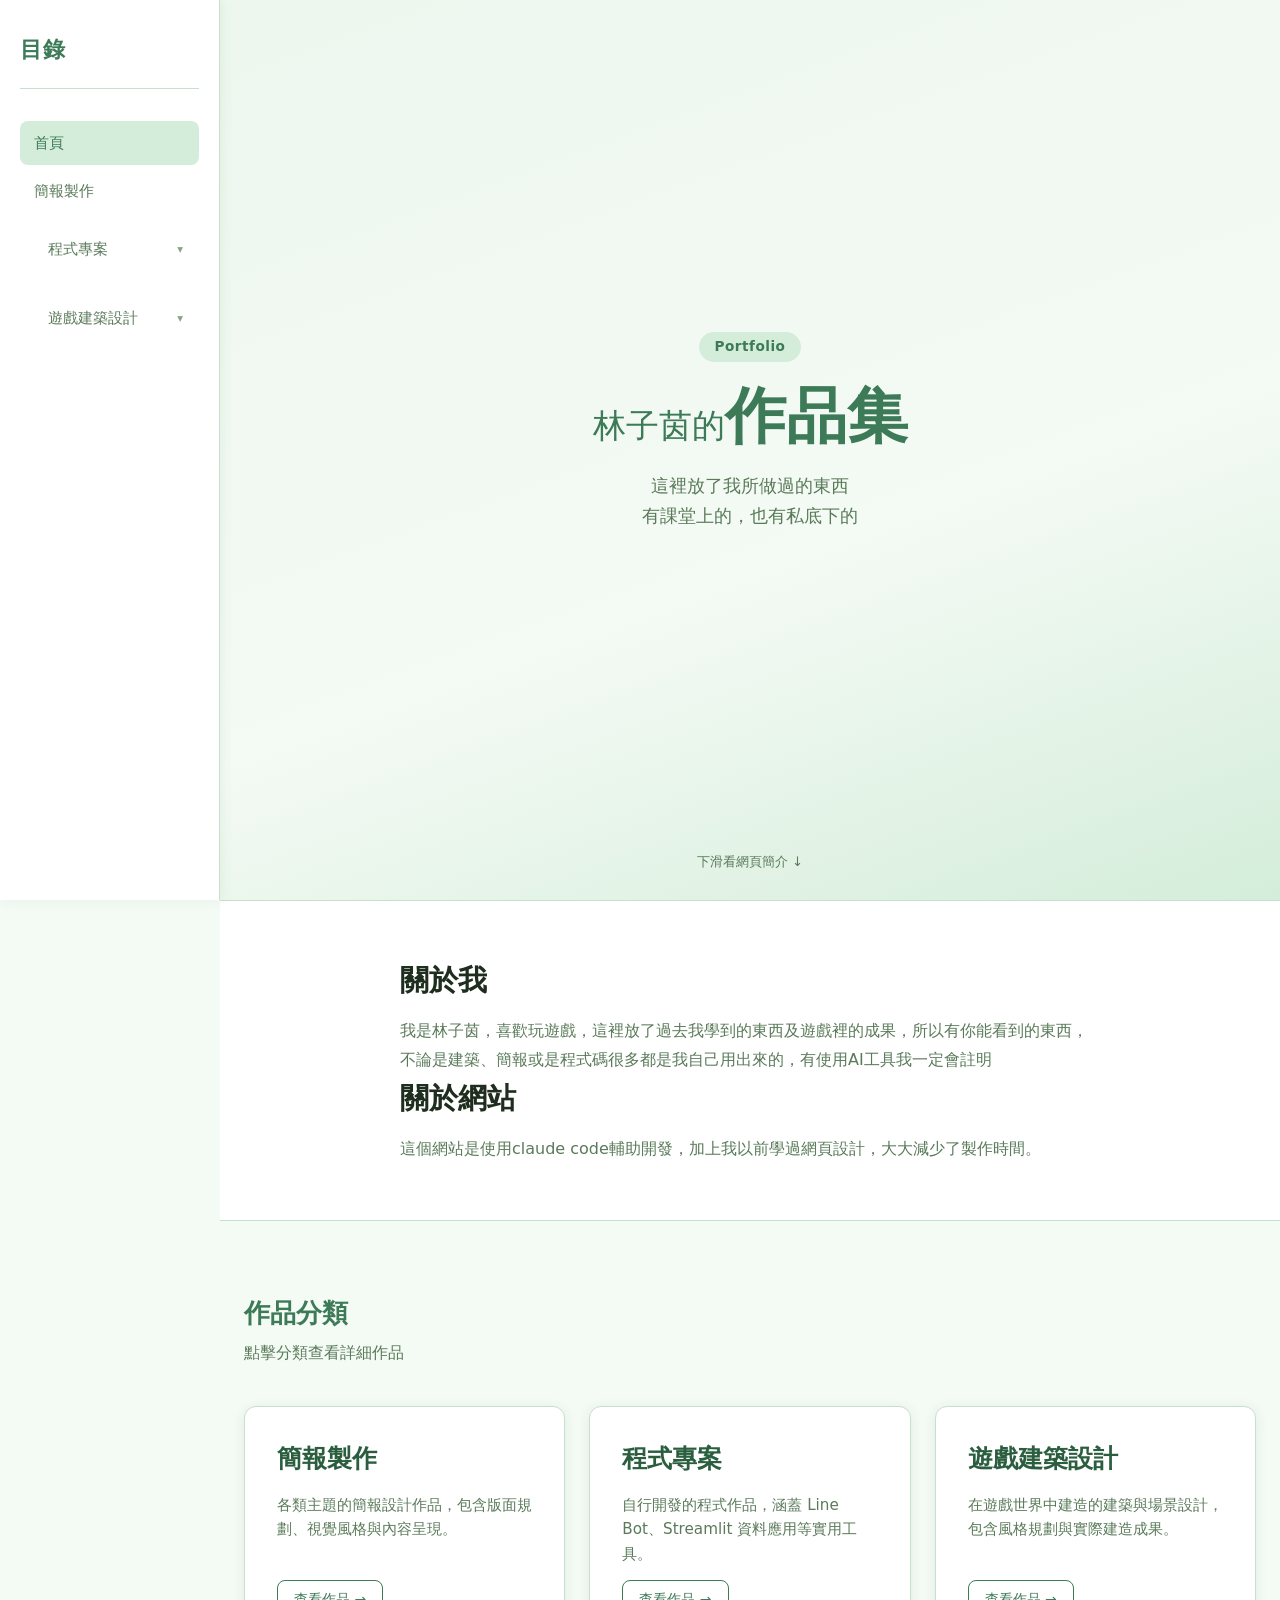
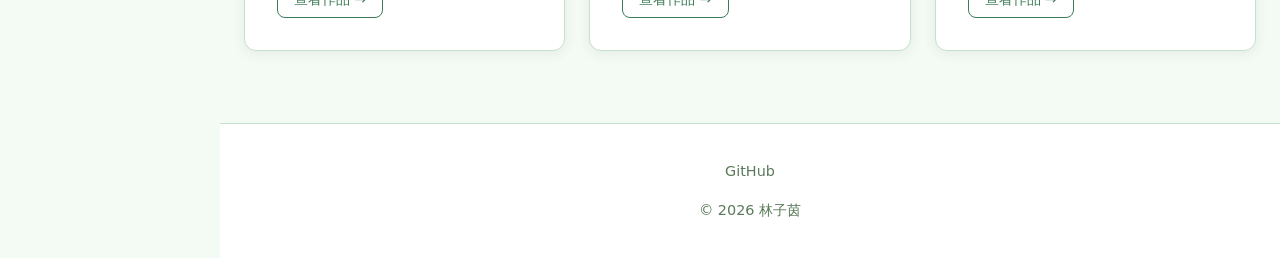
<file: index.html>
<!DOCTYPE html>
<html lang="zh-TW">

<head>
  <meta charset="UTF-8" />
  <meta name="viewport" content="width=device-width, initial-scale=1.0" />
  <title>林子茵 — Portfolio</title>
  <link rel="stylesheet" href="css/style.css" />
</head>

<body>

  <!-- Nav -->
  <nav>
    <div class="nav-inner">
      <a href="index.html" class="nav-logo">目錄</a>
      <ul class="nav-links">
        <li><a href="index.html">首頁</a></li>
        <li><a href="presentation.html">簡報製作</a></li>
        <li class="nav-dropdown">
          <div class="nav-dropdown-toggle">
            <a href="bots.html">程式專案</a>
            <span class="dropdown-arrow">▾</span>
          </div>
          <ul class="nav-sub">
            <li><a href="linebot.html">linebot</a></li>
            <li><a href="streamlit-pandas.html">streamlit-pandas</a></li>
            <li><a href="streamlit-sql.html">MySQL資料分析</a></li>
          </ul>
        </li>
        <li class="nav-dropdown">
          <div class="nav-dropdown-toggle">
            <a href="design.html">遊戲建築設計</a>
            <span class="dropdown-arrow">▾</span>
          </div>
          <ul class="nav-sub">
            <li><a href="design-early.html">早期作品</a></li>
            <li><a href="design-maple.html">楓葉主題</a></li>
            <li><a href="design-large.html">大型建築</a></li>
          </ul>
        </li>
      </ul>
      <div class="nav-toggle" aria-label="選單">
        <span></span><span></span><span></span>
      </div>
    </div>
  </nav>

  <!-- Hero -->
  <section class="hero">
    <div class="hero-inner">
      <span class="hero-badge">Portfolio</span>
      <h1><span style="font-size:0.55em;font-weight:500;color:#3d7a57;">林子茵的</span><strong
          style="color:#3d7a57;">作品集</strong></h1>
      <p>這裡放了我所做過的東西<br>有課堂上的，也有私底下的</p>
    </div>
    <div class="hero-scroll-hint">下滑看網頁簡介 ↓</div>
  </section>

  <!-- About -->
  <section class="about-strip">
    <div class="about-grid">
      <div class="about-text">
        <h2>關於我</h2>
        <p>
          我是林子茵，喜歡玩遊戲，這裡放了過去我學到的東西及遊戲裡的成果，所以有你能看到的東西，不論是建築、簡報或是程式碼很多都是我自己用出來的，有使用AI工具我一定會註明
        </p>
        <h2>關於網站</h2>
        <p>
          這個網站是使用claude code輔助開發，加上我以前學過網頁設計，大大減少了製作時間。
        </p>
      </div>
    </div>
  </section>

  <!-- Works Preview -->
  <section class="works-preview">
    <h2 class="section-title">作品分類</h2>
    <p class="section-sub">點擊分類查看詳細作品</p>
    <div class="works-preview-grid works-preview-grid--3">
      <a href="presentation.html" class="preview-card">
        <h3>簡報製作</h3>
        <p>各類主題的簡報設計作品，包含版面規劃、視覺風格與內容呈現。</p>
        <span class="btn btn-outline" style="align-self: flex-start;">查看作品 →</span>
      </a>
      <a href="linebot.html" class="preview-card">
        <h3>程式專案</h3>
        <p>自行開發的程式作品，涵蓋 Line Bot、Streamlit 資料應用等實用工具。</p>
        <span class="btn btn-outline" style="align-self: flex-start;">查看作品 →</span>
      </a>
      <a href="design.html" class="preview-card">
        <h3>遊戲建築設計</h3>
        <p>在遊戲世界中建造的建築與場景設計，包含風格規劃與實際建造成果。</p>
        <span class="btn btn-outline" style="align-self: flex-start;">查看作品 →</span>
      </a>
    </div>
  </section>

  <!-- Footer -->
  <footer>
    <ul class="footer-links">
      <li><a href="https://github.com/OliveLin" target="_blank">GitHub</a></li>
    </ul>
    <p>© 2026 林子茵</p>
  </footer>

  <script src="js/main.js"></script>
</body>

</html>
</file>
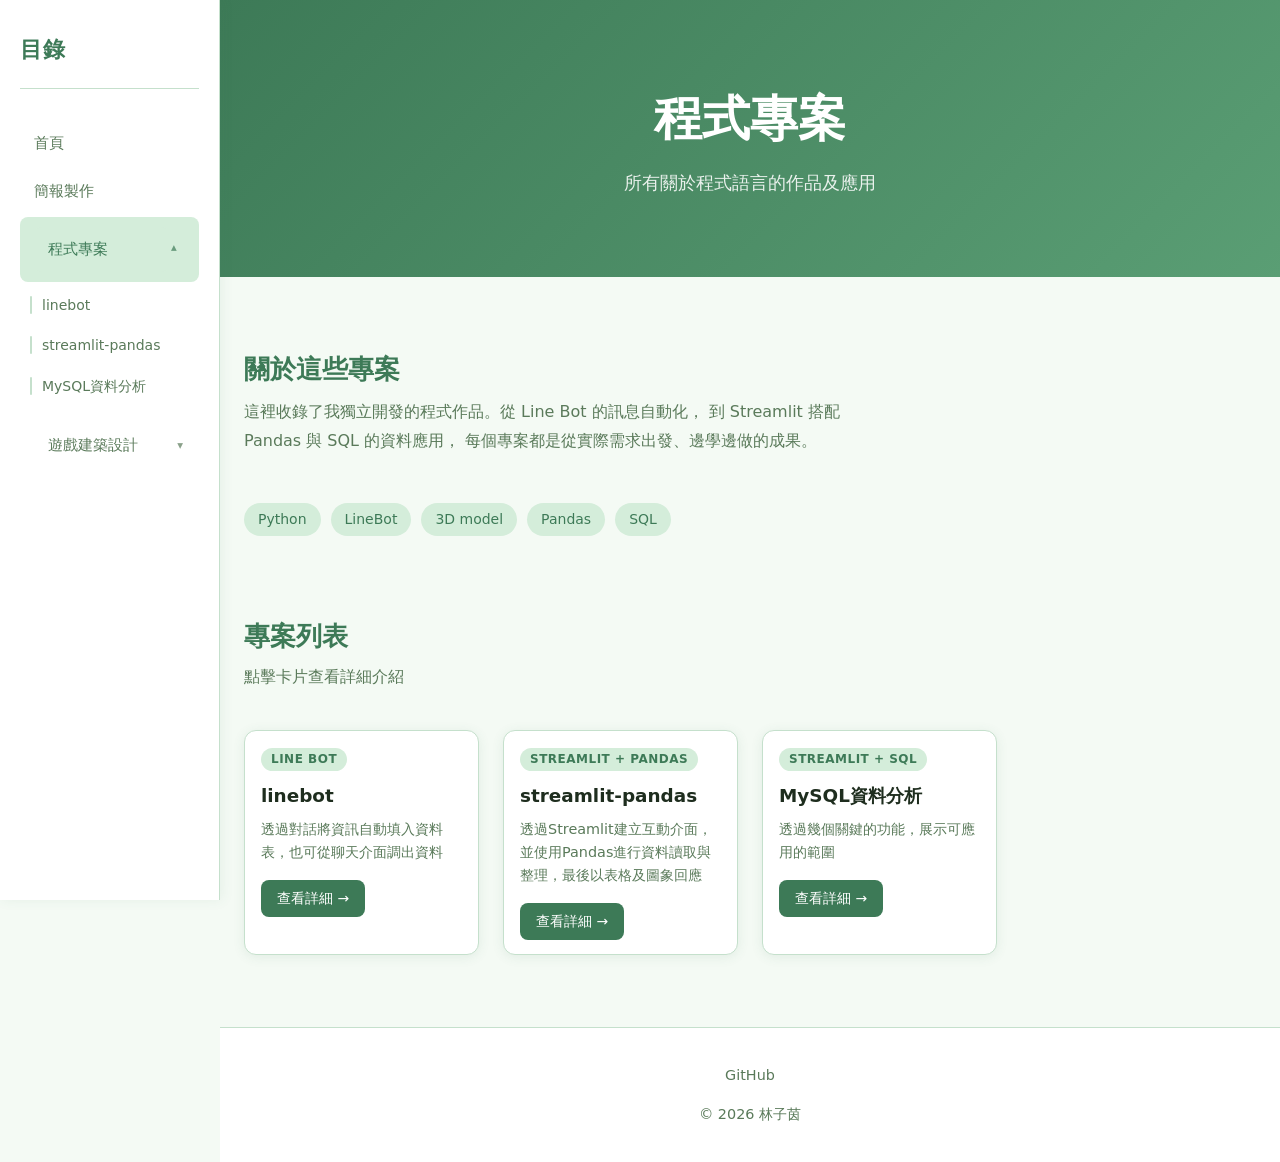
<file: bots.html>
<!DOCTYPE html>
<html lang="zh-TW">

<head>
  <meta charset="UTF-8" />
  <meta name="viewport" content="width=device-width, initial-scale=1.0" />
  <title>程式專案 — 林子茵 Portfolio</title>
  <link rel="stylesheet" href="css/style.css" />
</head>

<body>

  <!-- Nav -->
  <nav>
    <div class="nav-inner">
      <a href="index.html" class="nav-logo">目錄</a>
      <ul class="nav-links">
        <li><a href="index.html">首頁</a></li>
        <li><a href="presentation.html">簡報製作</a></li>
        <li class="nav-dropdown">
          <div class="nav-dropdown-toggle">
            <a href="bots.html">程式專案</a>
            <span class="dropdown-arrow">▾</span>
          </div>
          <ul class="nav-sub">
            <li><a href="linebot.html">linebot</a></li>
            <li><a href="streamlit-pandas.html">streamlit-pandas</a></li>
            <li><a href="streamlit-sql.html">MySQL資料分析</a></li>
          </ul>
        </li>
        <li class="nav-dropdown">
          <div class="nav-dropdown-toggle">
            <a href="design.html">遊戲建築設計</a>
            <span class="dropdown-arrow">▾</span>
          </div>
          <ul class="nav-sub">
            <li><a href="design-early.html">早期作品</a></li>
            <li><a href="design-maple.html">楓葉主題</a></li>
            <li><a href="design-large.html">大型建築</a></li>
          </ul>
        </li>
      </ul>
      <div class="nav-toggle" aria-label="選單">
        <span></span><span></span><span></span>
      </div>
    </div>
  </nav>

  <!-- Page Hero -->
  <div class="page-hero">
    <h1>程式專案</h1>
    <p>所有關於程式語言的作品及應用</p>
  </div>

  <!-- Intro -->
  <section class="section" style="padding-bottom: 0;">
    <div class="container">
      <h2 class="section-title">關於這些專案</h2>
      <p style="color: var(--text-muted); max-width: 640px; line-height: 1.8; margin-bottom: 48px;">
        這裡收錄了我獨立開發的程式作品。從 Line Bot 的訊息自動化，
        到 Streamlit 搭配 Pandas 與 SQL 的資料應用，
        每個專案都是從實際需求出發、邊學邊做的成果。
      </p>

      <!-- Tech stack -->
      <div class="bots-tech">
        <span class="skill-chip">Python</span>
        <span class="skill-chip">LineBot</span>
        <span class="skill-chip">3D model</span>
        <span class="skill-chip">Pandas</span>
        <span class="skill-chip">SQL</span>
      </div>
    </div>
  </section>

  <!-- Projects -->
  <section class="section">
    <div class="container">
      <h2 class="section-title">專案列表</h2>
      <p class="section-sub">點擊卡片查看詳細介紹</p>
      <div class="cards-grid">

        <a href="linebot.html" class="card bots-card">

          <div class="card-body">
            <span class="card-tag">Line Bot</span>
            <h3 class="card-title">linebot</h3>
            <p class="card-desc">
              透過對話將資訊自動填入資料表，也可從聊天介面調出資料
            </p>
            <div class="card-links">
              <span class="btn btn-primary">查看詳細 →</span>
            </div>
          </div>
        </a>

        <a href="streamlit-pandas.html" class="card bots-card">

          <div class="card-body">
            <span class="card-tag">Streamlit + Pandas</span>
            <h3 class="card-title">streamlit-pandas</h3>
            <p class="card-desc">
              透過Streamlit建立互動介面，並使用Pandas進行資料讀取與整理，最後以表格及圖象回應
            </p>
            <div class="card-links">
              <span class="btn btn-primary">查看詳細 →</span>
            </div>
          </div>
        </a>

        <a href="streamlit-sql.html" class="card bots-card">

          <div class="card-body">
            <span class="card-tag">Streamlit + SQL</span>
            <h3 class="card-title">MySQL資料分析</h3>
            <p class="card-desc">
              透過幾個關鍵的功能，展示可應用的範圍
            </p>
            <div class="card-links">
              <span class="btn btn-primary">查看詳細 →</span>
            </div>
          </div>
        </a>

      </div>
    </div>
  </section>

  <!-- Footer -->
  <footer>
    <ul class="footer-links">
      <li><a href="https://github.com/OliveLin" target="_blank">GitHub</a></li>
    </ul>
    <p>© 2026 林子茵</p>
  </footer>

  <script src="js/main.js"></script>
</body>

</html>
</file>
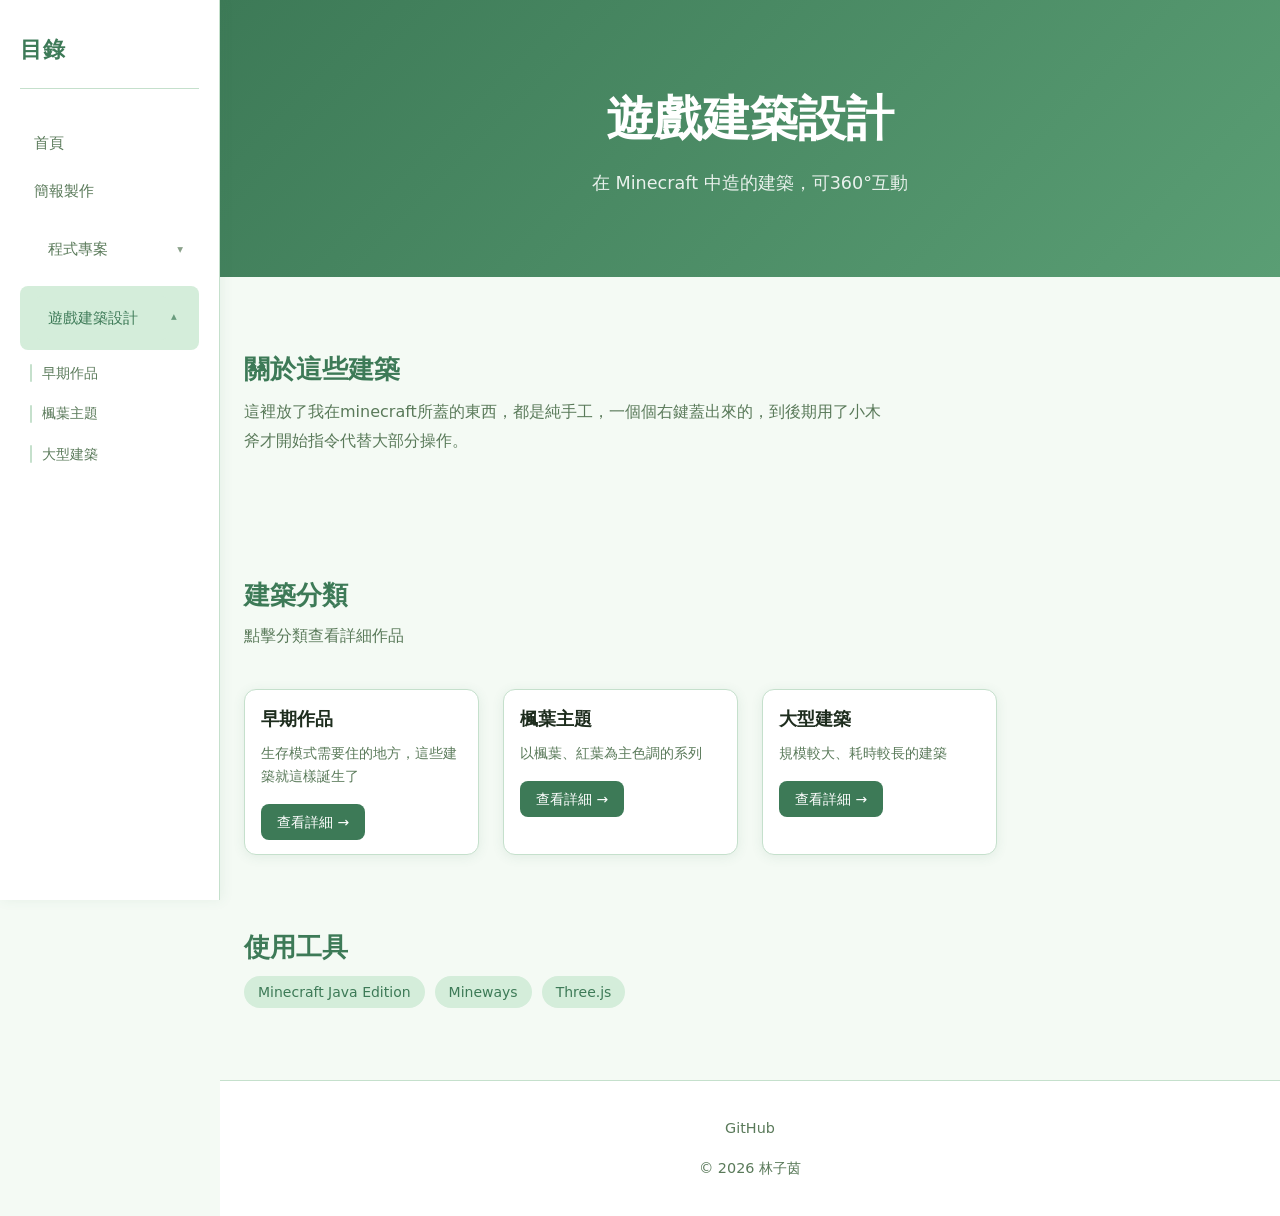
<file: design.html>
<!DOCTYPE html>
<html lang="zh-TW">

<head>
  <meta charset="UTF-8" />
  <meta name="viewport" content="width=device-width, initial-scale=1.0" />
  <title>遊戲建築設計 — 林子茵 Portfolio</title>
  <link rel="stylesheet" href="css/style.css" />
</head>

<body>

  <!-- Nav -->
  <nav>
    <div class="nav-inner">
      <a href="index.html" class="nav-logo">目錄</a>
      <ul class="nav-links">
        <li><a href="index.html">首頁</a></li>
        <li><a href="presentation.html">簡報製作</a></li>
        <li class="nav-dropdown">
          <div class="nav-dropdown-toggle">
            <a href="bots.html">程式專案</a>
            <span class="dropdown-arrow">▾</span>
          </div>
          <ul class="nav-sub">
            <li><a href="linebot.html">linebot</a></li>
            <li><a href="streamlit-pandas.html">streamlit-pandas</a></li>
            <li><a href="streamlit-sql.html">MySQL資料分析</a></li>
          </ul>
        </li>
        <li class="nav-dropdown">
          <div class="nav-dropdown-toggle">
            <a href="design.html">遊戲建築設計</a>
            <span class="dropdown-arrow">▾</span>
          </div>
          <ul class="nav-sub">
            <li><a href="design-early.html">早期作品</a></li>
            <li><a href="design-maple.html">楓葉主題</a></li>
            <li><a href="design-large.html">大型建築</a></li>
          </ul>
        </li>
      </ul>
      <div class="nav-toggle" aria-label="選單">
        <span></span><span></span><span></span>
      </div>
    </div>
  </nav>

  <!-- Page Hero -->
  <div class="page-hero">
    <h1>遊戲建築設計</h1>
    <p>在 Minecraft 中造的建築，可360°互動</p>
  </div>

  <section class="section" style="padding-bottom: 0;">
    <div class="container">
      <h2 class="section-title">關於這些建築</h2>
      <p style="color: var(--text-muted); max-width: 640px; line-height: 1.8; margin-bottom: 48px;">
        這裡放了我在minecraft所蓋的東西，都是純手工，一個個右鍵蓋出來的，到後期用了小木斧才開始指令代替大部分操作。
      </p>
    </div>
  </section>

  <section class="section">
    <div class="container">
      <h2 class="section-title">建築分類</h2>
      <p class="section-sub">點擊分類查看詳細作品</p>
      <div class="cards-grid">

        <a href="design-early.html" class="card bots-card">
          <div class="card-body">
            <h3 class="card-title">早期作品</h3>
            <p class="card-desc">
              生存模式需要住的地方，這些建築就這樣誕生了
            </p>
            <div class="card-links">
              <span class="btn btn-primary">查看詳細 →</span>
            </div>
          </div>
        </a>

        <a href="design-maple.html" class="card bots-card">
          <div class="card-body">
            <h3 class="card-title">楓葉主題</h3>
            <p class="card-desc">
              以楓葉、紅葉為主色調的系列
            </p>
            <div class="card-links">
              <span class="btn btn-primary">查看詳細 →</span>
            </div>
          </div>
        </a>

        <a href="design-large.html" class="card bots-card">
          <div class="card-body">
            <h3 class="card-title">大型建築</h3>
            <p class="card-desc">
              規模較大、耗時較長的建築
            </p>
            <div class="card-links">
              <span class="btn btn-primary">查看詳細 →</span>
            </div>
          </div>
        </a>

      </div>
    </div>
  </section>

  <!-- 使用工具 -->
  <section class="section" style="padding-top: 0;">
    <div class="container">
      <h2 class="section-title">使用工具</h2>
      <div style="display:flex; flex-wrap:wrap; gap:10px; position:relative;">
        <span class="skill-chip">Minecraft Java Edition</span>
        <span class="skill-chip" style="position:relative; cursor:default;" data-tip="將遊戲世界匯出為 OBJ 格式">Mineways</span>
        <span class="skill-chip" style="position:relative; cursor:default;" data-tip="網頁互動式 3D 渲染">Three.js</span>
      </div>
    </div>
  </section>

  <!-- Footer -->
  <footer>
    <ul class="footer-links">
      <li><a href="https://github.com/OliveLin" target="_blank">GitHub</a></li>
    </ul>
    <p>© 2026 林子茵</p>
  </footer>

  <script src="js/main.js"></script>
</body>

</html>
</file>
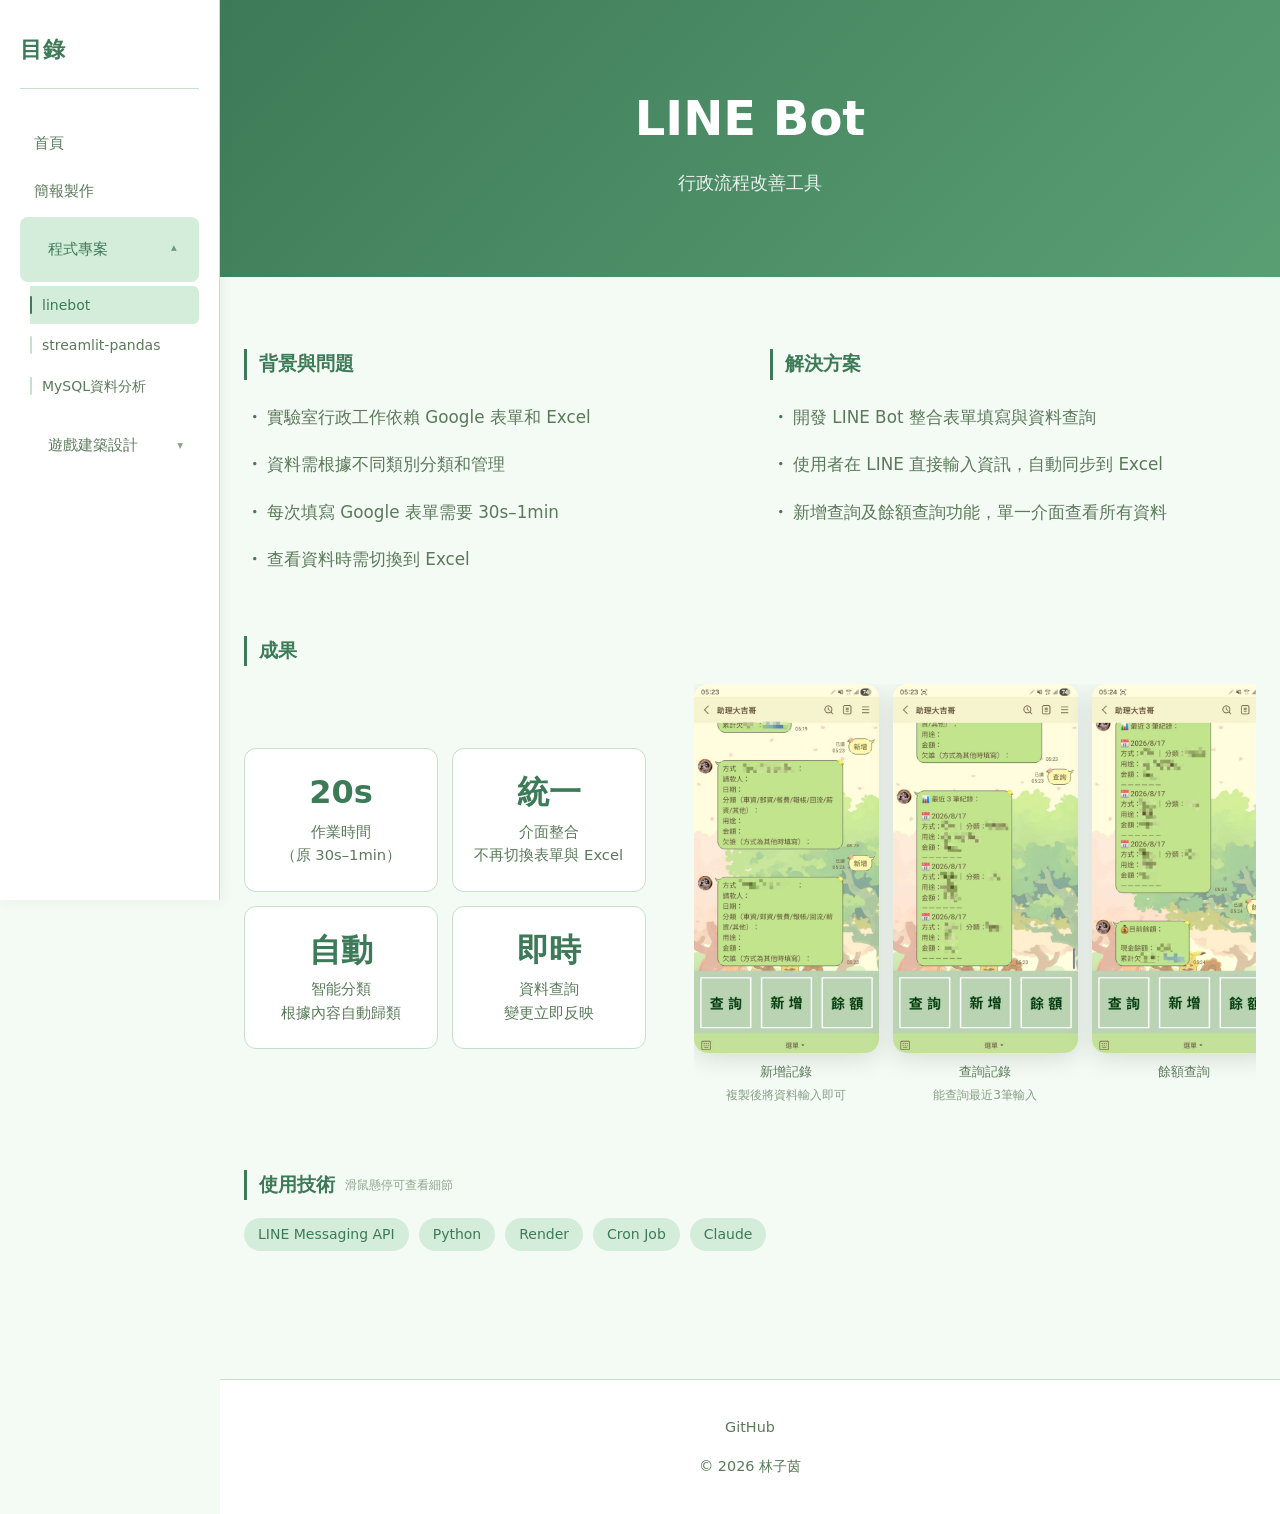
<file: linebot.html>
<!DOCTYPE html>
<html lang="zh-TW">
<head>
  <meta charset="UTF-8" />
  <meta name="viewport" content="width=device-width, initial-scale=1.0" />
  <title>LINE Bot — 林子茵 Portfolio</title>
  <link rel="stylesheet" href="css/style.css" />
  <style>
    /* ── Project layout ── */
    .project-section { margin-bottom: 56px; }
    .project-section h2 {
      font-size: 1.2rem;
      font-weight: 700;
      color: var(--primary);
      border-left: 3px solid var(--primary);
      padding-left: 12px;
      margin-bottom: 18px;
    }
    .project-section p,
    .project-section li {
      color: var(--text-muted);
      line-height: 1.9;
      font-size: 1.05rem;
    }
    .project-section ul {
      list-style: none;
      padding: 0;
      display: flex;
      flex-direction: column;
      gap: 8px;
    }
    .project-section ul li::before {
      content: '・';
      color: var(--primary);
      font-size: 1.3rem;
      vertical-align: middle;
      margin-right: 2px;
    }

    /* ── Result + Screenshot combined ── */
    .result-screenshot-wrap {
      display: grid;
      grid-template-columns: 1fr 1.4fr;
      gap: 48px;
      align-items: center;
      max-width: 100%;
    }
    .result-grid {
      display: grid;
      grid-template-columns: 1fr 1fr;
      gap: 14px;
    }
    .result-card {
      background: var(--surface);
      border: 1px solid var(--border);
      border-radius: var(--radius);
      padding: 24px 20px;
      text-align: center;
    }
    .result-card .result-num {
      font-size: 2rem;
      font-weight: 800;
      color: var(--primary);
      line-height: 1.2;
    }
    .result-card .result-label {
      font-size: 0.92rem;
      color: var(--text-muted);
      margin-top: 8px;
      line-height: 1.6;
    }

    /* ── Screenshots ── */
    .screenshots {
      display: flex;
      gap: 14px;
      align-items: flex-start;
      overflow-x: auto;
      padding-bottom: 8px;
    }
    .screenshots::-webkit-scrollbar { height: 4px; }
    .screenshots::-webkit-scrollbar-track { background: transparent; }
    .screenshots::-webkit-scrollbar-thumb { background: var(--border); border-radius: 2px; }
    .screenshot-item {
      flex: 0 0 auto;
      display: flex;
      flex-direction: column;
      align-items: center;
      gap: 8px;
    }
    .screenshot-item .img-crop {
      width: 185px;
      overflow: hidden;
      border-radius: 14px;
      box-shadow: 0 6px 24px rgba(0,0,0,0.12);
    }
    .screenshot-item img {
      width: 185px;
      display: block;
      margin-bottom: -28px;
    }
    .screenshot-item span {
      font-size: 0.82rem;
      color: var(--text-muted);
    }
    .screenshot-item .screenshot-sub {
      font-size: 0.76rem;
      color: var(--text-muted);
      opacity: 0.7;
      margin-top: -4px;
      text-align: center;
    }

    /* ── Tech chips ── */
    .tech-list {
      display: flex;
      flex-wrap: wrap;
      gap: 10px;
    }

    /* ── Tooltip chip ── */
    .tooltip-chip {
      position: relative;
      cursor: default;
    }
    .tooltip-chip::after {
      content: attr(data-tip);
      position: absolute;
      top: calc(100% + 10px);
      left: 50%;
      transform: translateX(-50%);
      background: var(--surface);
      color: var(--text-muted);
      font-size: 0.82rem;
      padding: 5px 14px;
      border-radius: 100px;
      border: 1px solid var(--border);
      box-shadow: 0 2px 8px rgba(0,0,0,0.08);
      white-space: nowrap;
      opacity: 0;
      pointer-events: none;
      transition: opacity 0.2s;
    }
    .tooltip-chip::before {
      content: '';
      position: absolute;
      top: calc(100% + 3px);
      left: 50%;
      transform: translateX(-50%);
      border: 6px solid transparent;
      border-bottom-color: var(--border);
      opacity: 0;
      pointer-events: none;
      transition: opacity 0.2s;
    }
    .tooltip-chip:hover::after,
    .tooltip-chip:hover::before { opacity: 1; }

    /* ── Two-col layout ── */
    .project-cols {
      display: grid;
      grid-template-columns: 1fr 1fr;
      gap: 40px;
    }

    /* ── Section hint ── */
    .section-hint {
      font-size: 0.78rem;
      font-weight: 400;
      color: var(--text-muted);
      opacity: 0.65;
      margin-left: 10px;
      vertical-align: middle;
    }

    @media (max-width: 900px) {
      .project-cols { grid-template-columns: 1fr; }
      .result-grid  { grid-template-columns: 1fr; }
    }
    @media (max-width: 768px) {
      .result-screenshot-wrap { grid-template-columns: 1fr; }
    }
  </style>
</head>
<body>

  <!-- Nav -->
  <nav>
    <div class="nav-inner">
      <a href="index.html" class="nav-logo">目錄</a>
      <ul class="nav-links">
        <li><a href="index.html">首頁</a></li>
        <li><a href="presentation.html">簡報製作</a></li>
        <li class="nav-dropdown">
          <div class="nav-dropdown-toggle">
            <a href="bots.html">程式專案</a>
            <span class="dropdown-arrow">▾</span>
          </div>
          <ul class="nav-sub">
            <li><a href="linebot.html">linebot</a></li>
            <li><a href="streamlit-pandas.html">streamlit-pandas</a></li>
            <li><a href="streamlit-sql.html">MySQL資料分析</a></li>
          </ul>
        </li>
        <li class="nav-dropdown">
          <div class="nav-dropdown-toggle">
            <a href="design.html">遊戲建築設計</a>
            <span class="dropdown-arrow">▾</span>
          </div>
          <ul class="nav-sub">
            <li><a href="design-early.html">早期作品</a></li>
            <li><a href="design-maple.html">楓葉主題</a></li>
            <li><a href="design-large.html">大型建築</a></li>
          </ul>
        </li>
      </ul>
      <div class="nav-toggle" aria-label="選單">
        <span></span><span></span><span></span>
      </div>
    </div>
  </nav>

  <!-- Hero -->
  <div class="page-hero">
    <h1>LINE Bot</h1>
    <p>行政流程改善工具</p>
  </div>

  <section class="section">
    <div class="container">

      <!-- 背景與問題 / 解決方案 -->
      <div class="project-cols project-section">
        <div>
          <h2>背景與問題</h2>
          <ul>
            <li>實驗室行政工作依賴 Google 表單和 Excel</li>
            <li>資料需根據不同類別分類和管理</li>
            <li>每次填寫 Google 表單需要 30s–1min</li>
            <li>查看資料時需切換到 Excel</li>
          </ul>
        </div>
        <div>
          <h2>解決方案</h2>
          <ul>
            <li>開發 LINE Bot 整合表單填寫與資料查詢</li>
            <li>使用者在 LINE 直接輸入資訊，自動同步到 Excel</li>
            <li>新增查詢及餘額查詢功能，單一介面查看所有資料</li>
          </ul>
        </div>
      </div>

      <!-- 成果 + 截圖 -->
      <div class="project-section">
        <h2>成果</h2>
        <div class="result-screenshot-wrap">
          <div class="result-grid">
            <div class="result-card">
              <div class="result-num">20s</div>
              <div class="result-label">作業時間<br>（原 30s–1min）</div>
            </div>
            <div class="result-card">
              <div class="result-num">統一</div>
              <div class="result-label">介面整合<br>不再切換表單與 Excel</div>
            </div>
            <div class="result-card">
              <div class="result-num">自動</div>
              <div class="result-label">智能分類<br>根據內容自動歸類</div>
            </div>
            <div class="result-card">
              <div class="result-num">即時</div>
              <div class="result-label">資料查詢<br>變更立即反映</div>
            </div>
          </div>
          <div class="screenshots">
            <div class="screenshot-item">
              <div class="img-crop"><img src="assets/images/linebot-ex/11.png" alt="新增記錄" /></div>
              <span>新增記錄</span>
              <span class="screenshot-sub">複製後將資料輸入即可</span>
            </div>
            <div class="screenshot-item">
              <div class="img-crop"><img src="assets/images/linebot-ex/21.png" alt="查詢記錄" /></div>
              <span>查詢記錄</span>
              <span class="screenshot-sub">能查詢最近3筆輸入</span>
            </div>
            <div class="screenshot-item">
              <div class="img-crop"><img src="assets/images/linebot-ex/31.png" alt="餘額查詢" /></div>
              <span>餘額查詢</span>
            </div>
          </div>
        </div>
      </div>

      <!-- 技術 -->
      <div class="project-section">
        <h2>使用技術<span class="section-hint">滑鼠懸停可查看細節</span></h2>
        <div class="tech-list">
          <span class="skill-chip">LINE Messaging API</span>
          <span class="skill-chip">Python</span>
          <span class="skill-chip tooltip-chip" data-tip="雲端部署">Render</span>
          <span class="skill-chip tooltip-chip" data-tip="定時自動化任務">Cron Job</span>
          <span class="skill-chip tooltip-chip" data-tip="AI 輔助開發">Claude</span>
        </div>
      </div>

    </div>
  </section>

  <!-- Footer -->
  <footer>
    <ul class="footer-links">
      <li><a href="https://github.com/OliveLin" target="_blank">GitHub</a></li>
    </ul>
    <p>© 2026 林子茵</p>
  </footer>

  <script src="js/main.js"></script>
</body>
</html>
</file>
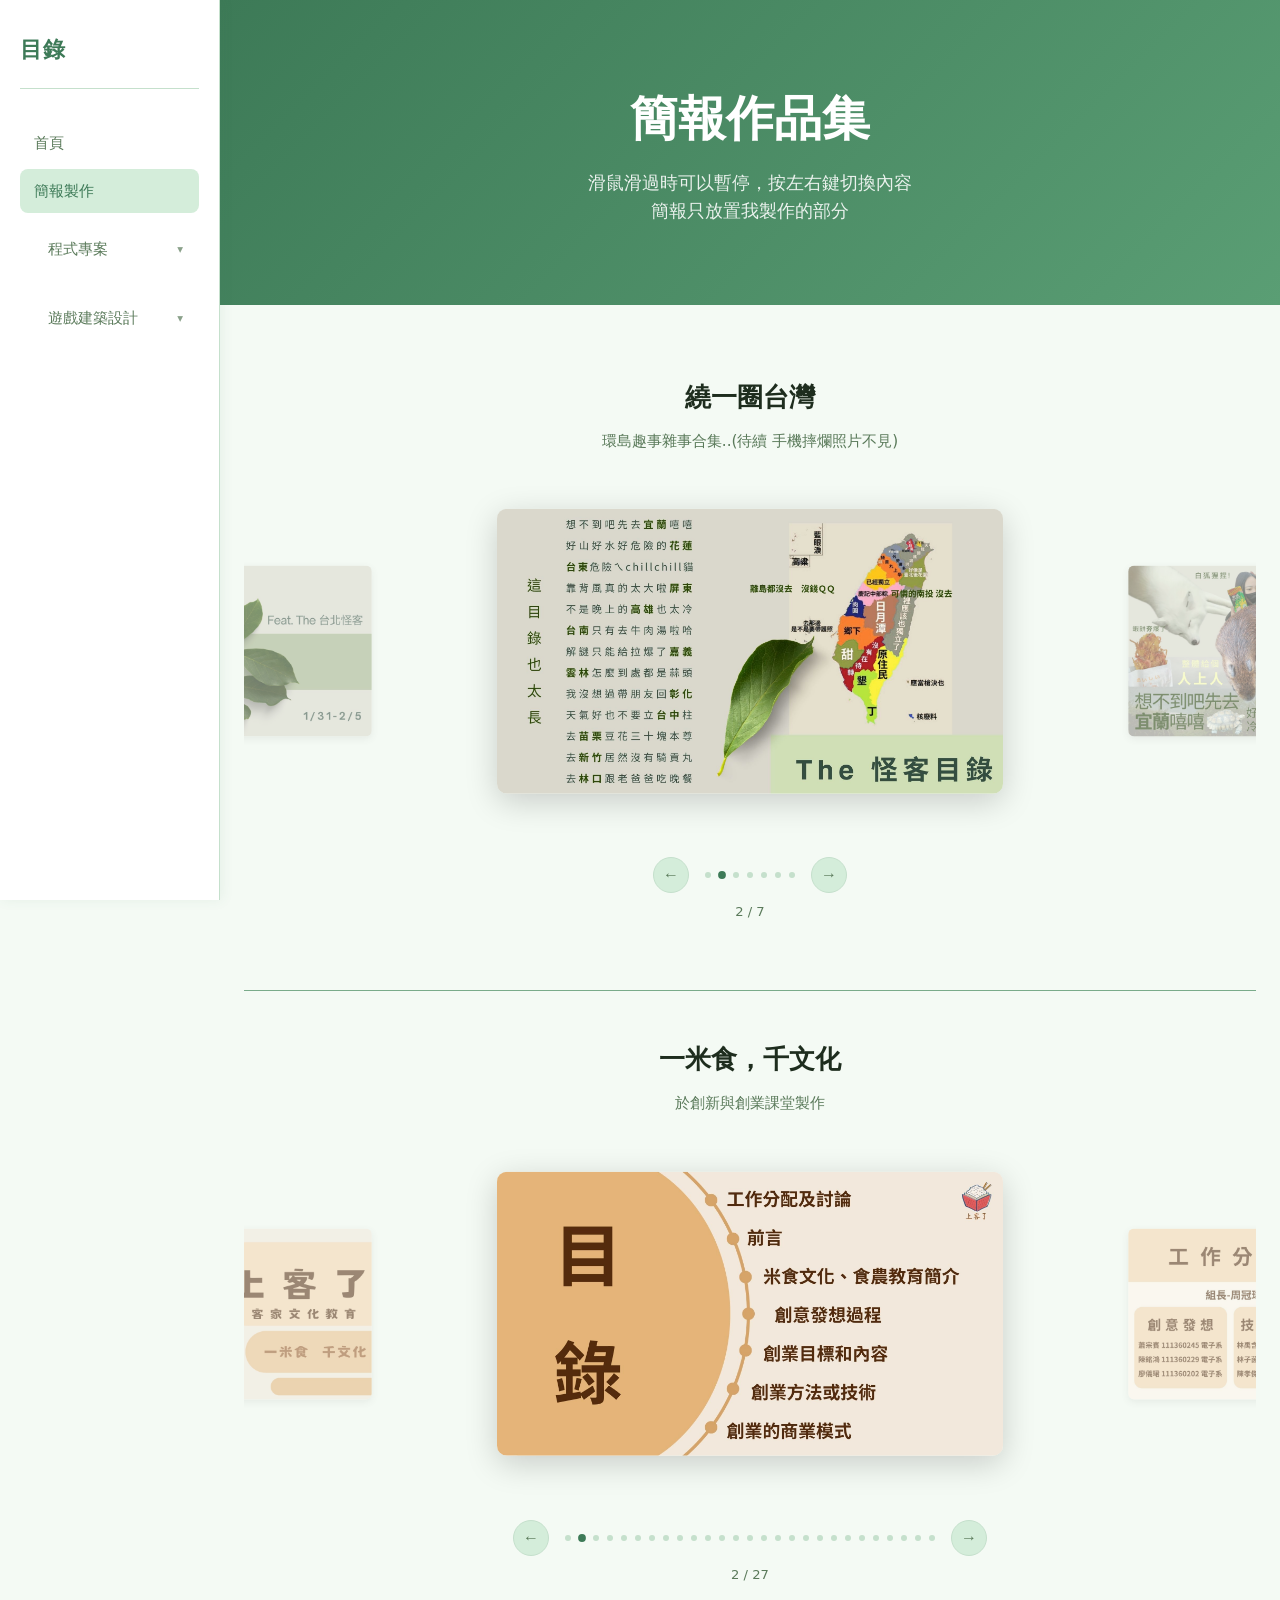
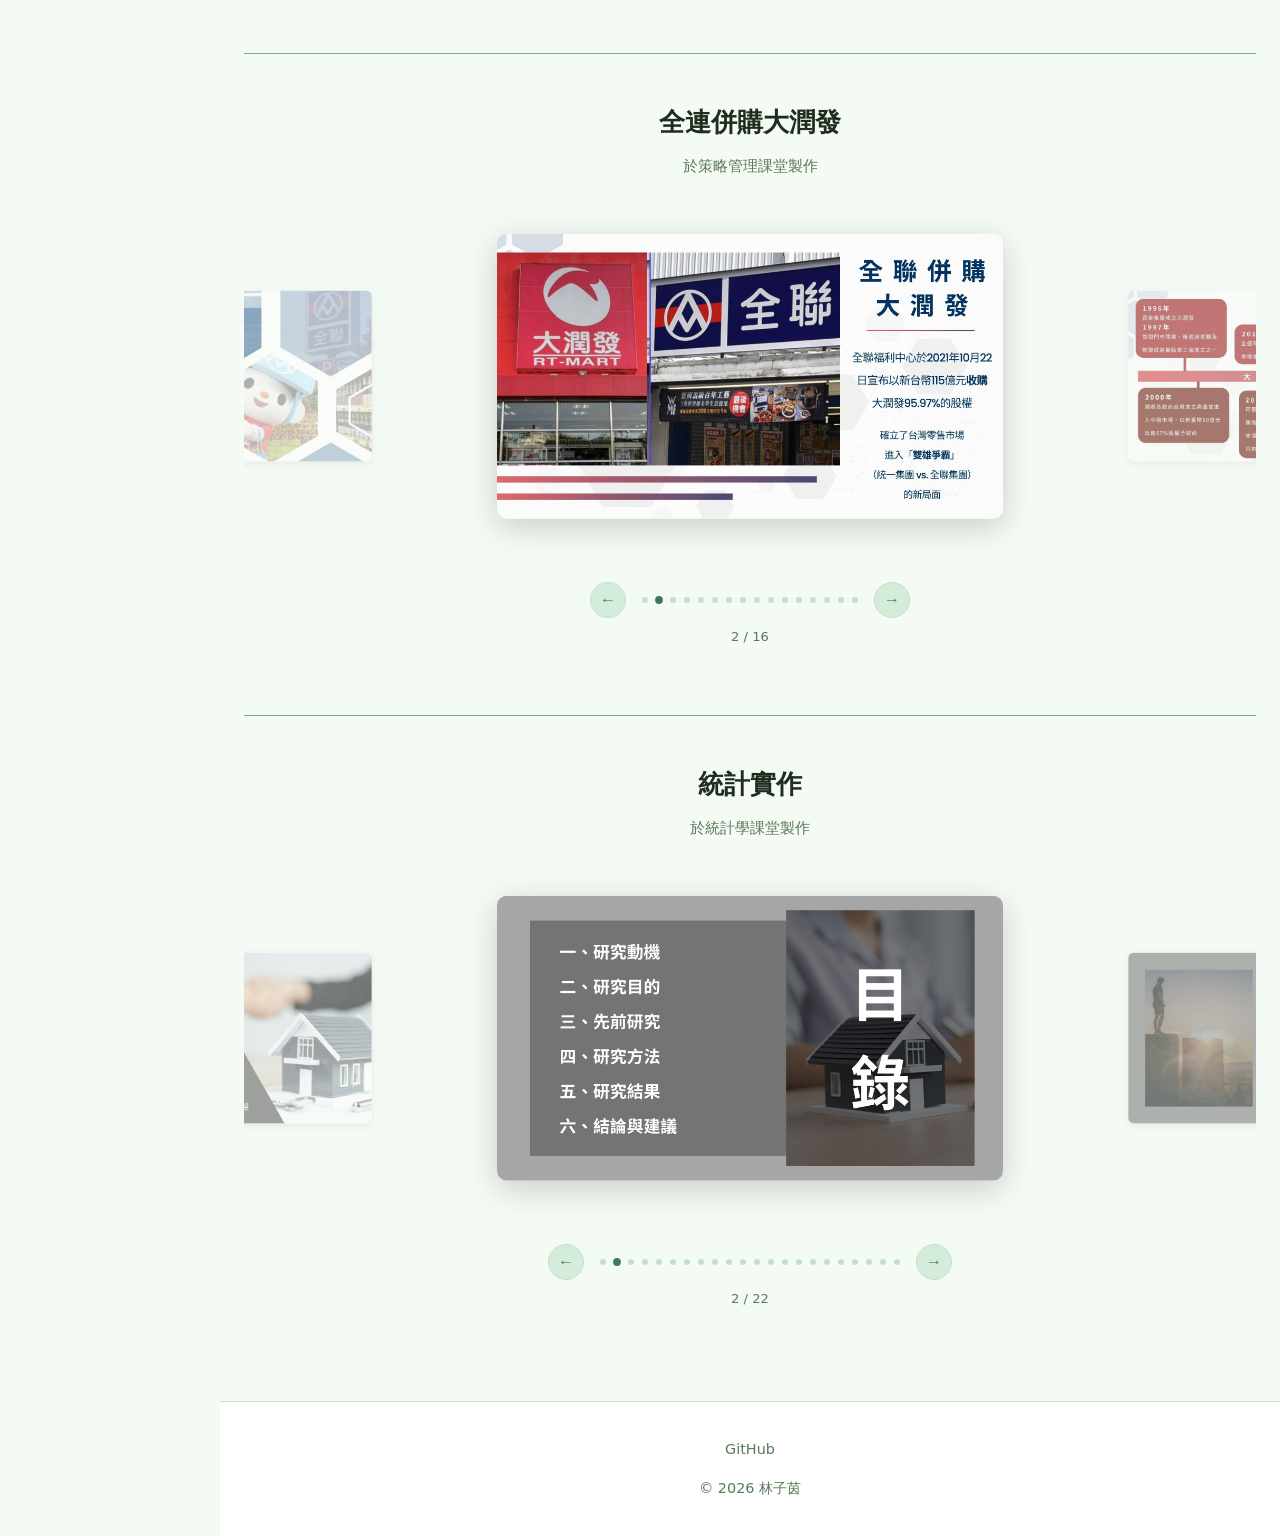
<file: presentation.html>
<!DOCTYPE html>
<html lang="zh-TW">

<head>
  <meta charset="UTF-8" />
  <meta name="viewport" content="width=device-width, initial-scale=1.0" />
  <title>簡報製作 — 林子茵 Portfolio</title>
  <link rel="stylesheet" href="css/style.css" />
</head>

<body>

  <!-- Nav -->
  <nav>
    <div class="nav-inner">
      <a href="index.html" class="nav-logo">目錄</a>
      <ul class="nav-links">
        <li><a href="index.html">首頁</a></li>
        <li><a href="presentation.html">簡報製作</a></li>
        <li class="nav-dropdown">
          <div class="nav-dropdown-toggle">
            <a href="bots.html">程式專案</a>
            <span class="dropdown-arrow">▾</span>
          </div>
          <ul class="nav-sub">
            <li><a href="linebot.html">linebot</a></li>
            <li><a href="streamlit-pandas.html">streamlit-pandas</a></li>
            <li><a href="streamlit-sql.html">MySQL資料分析</a></li>
          </ul>
        </li>
        <li class="nav-dropdown">
          <div class="nav-dropdown-toggle">
            <a href="design.html">遊戲建築設計</a>
            <span class="dropdown-arrow">▾</span>
          </div>
          <ul class="nav-sub">
            <li><a href="design-early.html">早期作品</a></li>
            <li><a href="design-maple.html">楓葉主題</a></li>
            <li><a href="design-large.html">大型建築</a></li>
          </ul>
        </li>
      </ul>
      <div class="nav-toggle" aria-label="選單">
        <span></span><span></span><span></span>
      </div>
    </div>
  </nav>

  <!-- Page Hero -->
  <div class="page-hero">
    <h1>簡報作品集</h1>
    <p>滑鼠滑過時可以暫停，按左右鍵切換內容<br>簡報只放置我製作的部分</p>
  </div>

  <!-- Slideshows -->
  <section class="section">
    <div class="container">

      <div class="slideshows-grid">

        <div class="slideshow-card"
          data-images='["assets/images/ppt1/1.jpg","assets/images/ppt1/2.jpg","assets/images/ppt1/3.jpg","assets/images/ppt1/4.jpg","assets/images/ppt1/5.jpg","assets/images/ppt1/6.jpg","assets/images/ppt1/7.jpg"]'>
          <div class="slideshow-header">
            <h3>繞一圈台灣</h3>
            <p class="slideshow-desc">環島趣事雜事合集..(待續 手機摔爛照片不見)</p>
          </div>
          <div class="slideshow-viewer">
            <div class="carousel-track"></div>
            <div class="carousel-controls">
              <button class="slide-btn prev-btn">&#8592;</button>
              <div class="carousel-dots"></div>
              <button class="slide-btn next-btn">&#8594;</button>
            </div>
            <div class="slide-page-num">1 / 1</div>
          </div>
        </div>

        <hr class="ppt-divider">

        <div class="slideshow-card"
          data-images='["assets/images/ppt2/1.jpg","assets/images/ppt2/2.jpg","assets/images/ppt2/3.jpg","assets/images/ppt2/4.jpg","assets/images/ppt2/5.jpg","assets/images/ppt2/6.jpg","assets/images/ppt2/7.jpg","assets/images/ppt2/8.jpg","assets/images/ppt2/9.jpg","assets/images/ppt2/10.jpg","assets/images/ppt2/11.jpg","assets/images/ppt2/12.jpg","assets/images/ppt2/13.jpg","assets/images/ppt2/14.jpg","assets/images/ppt2/15.jpg","assets/images/ppt2/16.jpg","assets/images/ppt2/17.jpg","assets/images/ppt2/18.jpg","assets/images/ppt2/19.jpg","assets/images/ppt2/20.jpg","assets/images/ppt2/21.jpg","assets/images/ppt2/22.jpg","assets/images/ppt2/23.jpg","assets/images/ppt2/24.jpg","assets/images/ppt2/25.jpg","assets/images/ppt2/26.jpg","assets/images/ppt2/28.jpg"]'>
          <div class="slideshow-header">
            <h3>一米食，千文化</h3>
            <p class="slideshow-desc"><span class="desc-center">於創新與創業課堂製作</span></p>
          </div>
          <div class="slideshow-viewer">
            <div class="carousel-track"></div>
            <div class="carousel-controls">
              <button class="slide-btn prev-btn">&#8592;</button>
              <div class="carousel-dots"></div>
              <button class="slide-btn next-btn">&#8594;</button>
            </div>
            <div class="slide-page-num">1 / 1</div>
          </div>
        </div>

        <hr class="ppt-divider">

        <div class="slideshow-card"
          data-images='["assets/images/ppt3/23.jpg","assets/images/ppt3/24.jpg","assets/images/ppt3/25.jpg","assets/images/ppt3/26.jpg","assets/images/ppt3/27.jpg","assets/images/ppt3/28.jpg","assets/images/ppt3/29.jpg","assets/images/ppt3/30.jpg","assets/images/ppt3/31.jpg","assets/images/ppt3/32.jpg","assets/images/ppt3/33.jpg","assets/images/ppt3/34.jpg","assets/images/ppt3/35.jpg","assets/images/ppt3/36.jpg","assets/images/ppt3/37.jpg","assets/images/ppt3/38.jpg"]'>
          <div class="slideshow-header">
            <h3>全連併購大潤發</h3>
            <p class="slideshow-desc"><span class="desc-center">於策略管理課堂製作</span></p>
          </div>
          <div class="slideshow-viewer">
            <div class="carousel-track"></div>
            <div class="carousel-controls">
              <button class="slide-btn prev-btn">&#8592;</button>
              <div class="carousel-dots"></div>
              <button class="slide-btn next-btn">&#8594;</button>
            </div>
            <div class="slide-page-num">1 / 1</div>
          </div>
        </div>

        <hr class="ppt-divider">

        <div class="slideshow-card"
          data-images='["assets/images/ppt4/1.jpg","assets/images/ppt4/2.jpg","assets/images/ppt4/3.jpg","assets/images/ppt4/4.jpg","assets/images/ppt4/5.jpg","assets/images/ppt4/6.jpg","assets/images/ppt4/7.jpg","assets/images/ppt4/8.jpg","assets/images/ppt4/9.jpg","assets/images/ppt4/10.jpg","assets/images/ppt4/11.jpg","assets/images/ppt4/12.jpg","assets/images/ppt4/13.jpg","assets/images/ppt4/14.jpg","assets/images/ppt4/15.jpg","assets/images/ppt4/16.jpg","assets/images/ppt4/17.jpg","assets/images/ppt4/18.jpg","assets/images/ppt4/19.jpg","assets/images/ppt4/20.jpg","assets/images/ppt4/21.jpg","assets/images/ppt4/22.jpg"]'>
          <div class="slideshow-header">
            <h3>統計實作</h3>
            <p class="slideshow-desc"><span class="desc-center">於統計學課堂製作</span></p>
          </div>
          <div class="slideshow-viewer">
            <div class="carousel-track"></div>
            <div class="carousel-controls">
              <button class="slide-btn prev-btn">&#8592;</button>
              <div class="carousel-dots"></div>
              <button class="slide-btn next-btn">&#8594;</button>
            </div>
            <div class="slide-page-num">1 / 1</div>
          </div>
        </div>

      </div>
    </div>
  </section>

  <!-- Footer -->
  <footer>
    <ul class="footer-links">
      <li><a href="https://github.com/OliveLin" target="_blank">GitHub</a></li>
    </ul>
    <p>© 2026 林子茵</p>
  </footer>

  <script src="js/slideshow.js"></script>
  <script src="js/main.js"></script>
</body>

</html>
</file>
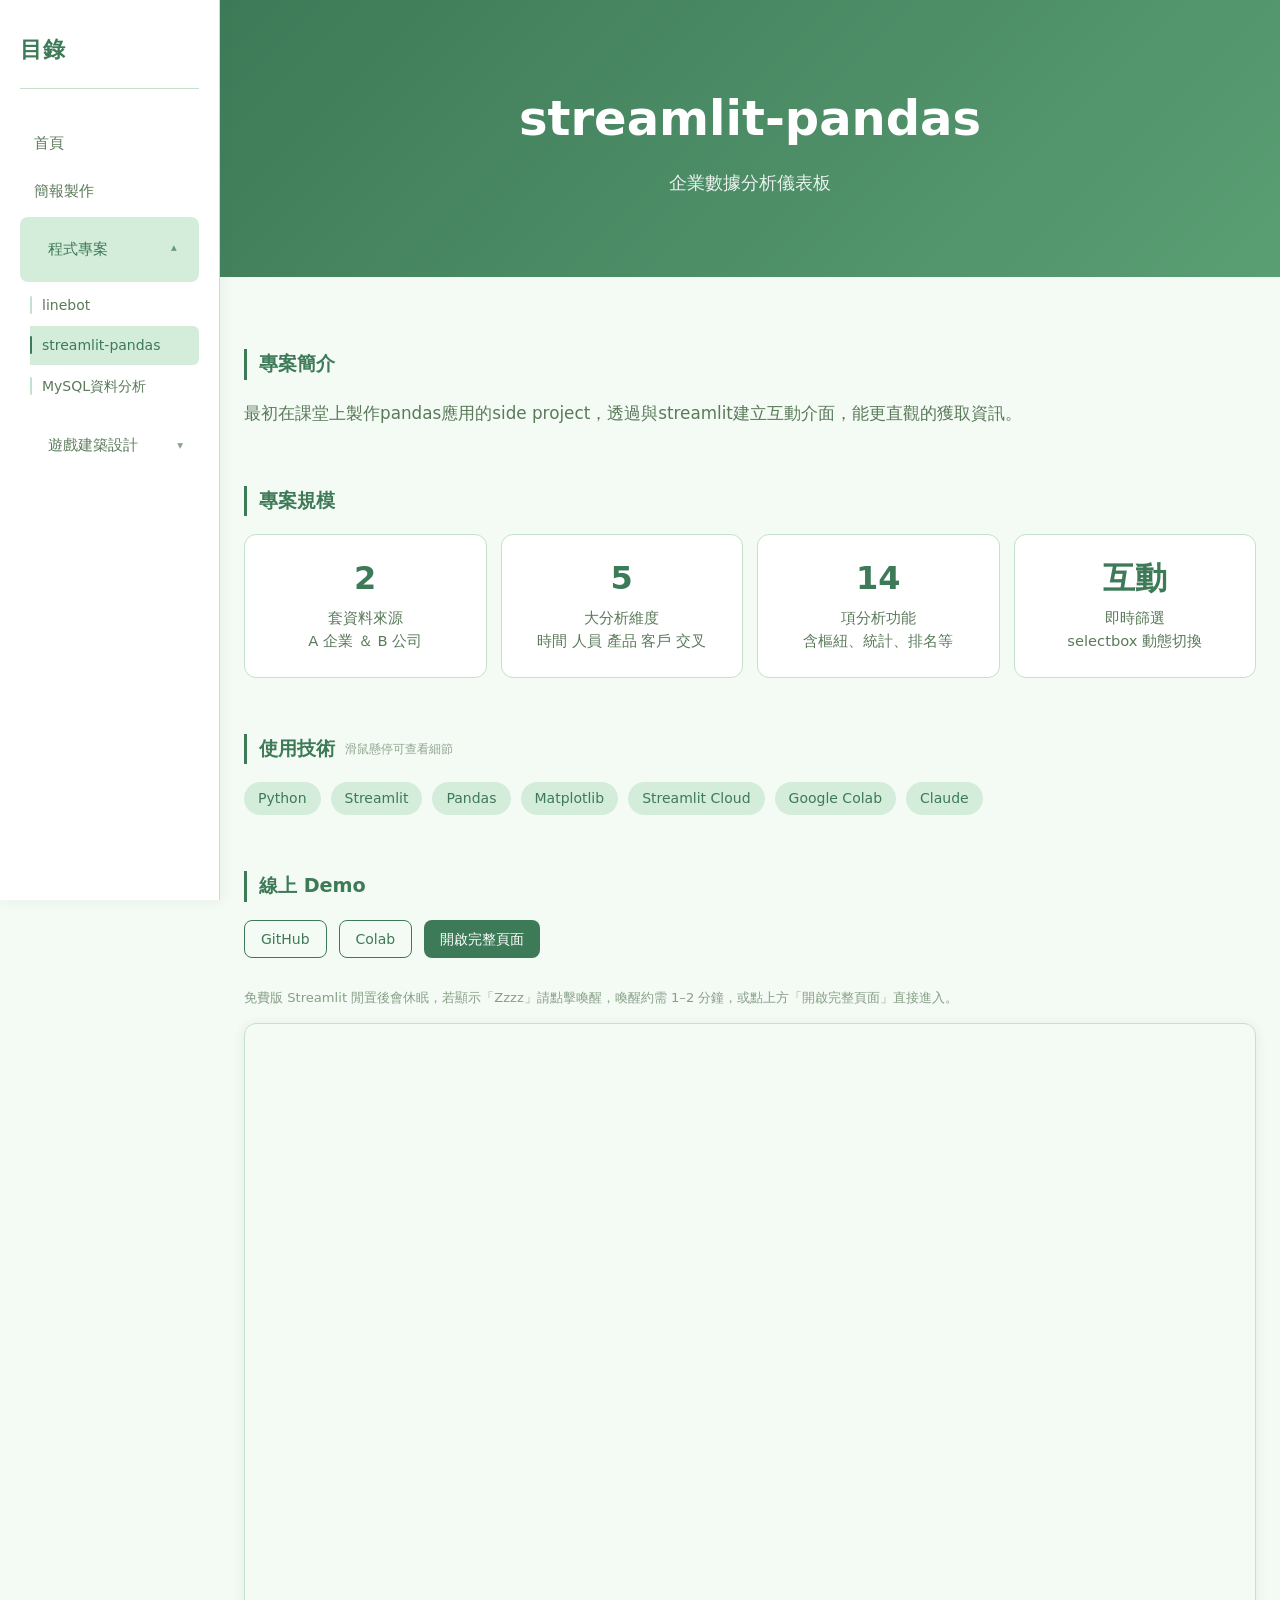
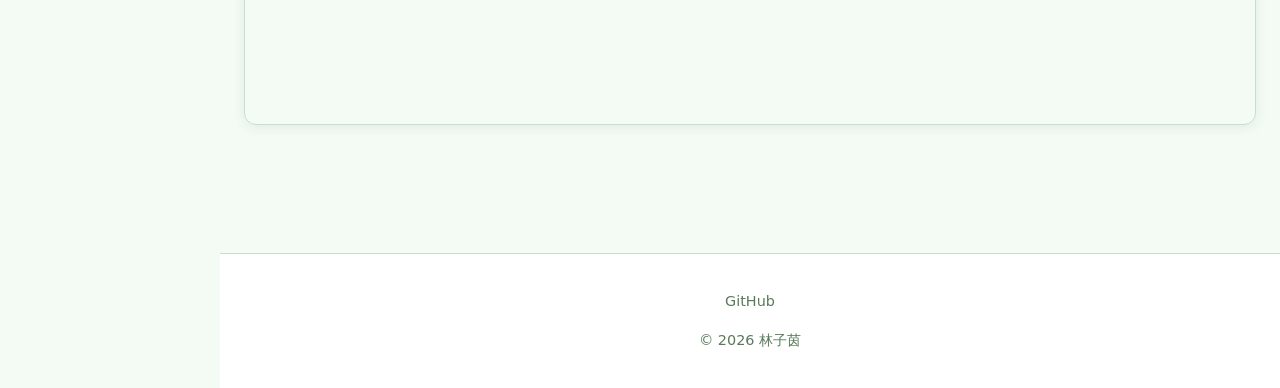
<file: streamlit-pandas.html>
<!DOCTYPE html>
<html lang="zh-TW">

<head>
  <meta charset="UTF-8" />
  <meta name="viewport" content="width=device-width, initial-scale=1.0" />
  <title>streamlit-pandas — 林子茵 Portfolio</title>
  <link rel="stylesheet" href="css/style.css" />
  <style>
    /* ── Project layout ── */
    .project-section {
      margin-bottom: 56px;
    }

    .project-section h2 {
      font-size: 1.2rem;
      font-weight: 700;
      color: var(--primary);
      border-left: 3px solid var(--primary);
      padding-left: 12px;
      margin-bottom: 18px;
    }

    .project-section p,
    .project-section li {
      color: var(--text-muted);
      line-height: 1.9;
      font-size: 1.05rem;
    }

    .project-section ul {
      list-style: none;
      padding: 0;
      display: flex;
      flex-direction: column;
      gap: 8px;
    }

    .project-section ul li::before {
      content: '・';
      color: var(--primary);
      font-size: 1.3rem;
      vertical-align: middle;
      margin-right: 2px;
    }

    /* ── Two-col layout ── */
    .project-cols {
      display: grid;
      grid-template-columns: 1fr 1fr;
      gap: 40px;
    }

    /* ── Result cards ── */
    .result-grid {
      display: grid;
      grid-template-columns: repeat(4, 1fr);
      gap: 14px;
      margin-bottom: 36px;
    }

    .result-card {
      background: var(--surface);
      border: 1px solid var(--border);
      border-radius: var(--radius);
      padding: 24px 20px;
      text-align: center;
    }

    .result-card .result-num {
      font-size: 2rem;
      font-weight: 800;
      color: var(--primary);
      line-height: 1.2;
    }

    .result-card .result-label {
      font-size: 0.92rem;
      color: var(--text-muted);
      margin-top: 8px;
      line-height: 1.6;
    }

    /* ── Tech chips ── */
    .tech-list {
      display: flex;
      flex-wrap: wrap;
      gap: 10px;
    }

    .tooltip-chip {
      position: relative;
      cursor: default;
    }

    .tooltip-chip::after {
      content: attr(data-tip);
      position: absolute;
      top: calc(100% + 10px);
      left: 50%;
      transform: translateX(-50%);
      background: var(--surface);
      color: var(--text-muted);
      font-size: 0.82rem;
      padding: 5px 14px;
      border-radius: 100px;
      border: 1px solid var(--border);
      box-shadow: 0 2px 8px rgba(0, 0, 0, 0.08);
      white-space: nowrap;
      opacity: 0;
      pointer-events: none;
      transition: opacity 0.2s;
    }

    .tooltip-chip::before {
      content: '';
      position: absolute;
      top: calc(100% + 3px);
      left: 50%;
      transform: translateX(-50%);
      border: 6px solid transparent;
      border-bottom-color: var(--border);
      opacity: 0;
      pointer-events: none;
      transition: opacity 0.2s;
    }

    .tooltip-chip:hover::after,
    .tooltip-chip:hover::before {
      opacity: 1;
    }

    /* ── Section hint ── */
    .section-hint {
      font-size: 0.78rem;
      font-weight: 400;
      color: var(--text-muted);
      opacity: 0.65;
      margin-left: 10px;
      vertical-align: middle;
    }

    /* ── Buttons ── */
    .btn-row {
      display: flex;
      gap: 12px;
      margin-bottom: 28px;
    }

    /* ── Demo iframe ── */
    .demo-frame-wrap {
      width: 100%;
      border-radius: var(--radius);
      overflow: hidden;
      border: 1px solid var(--border);
      box-shadow: var(--shadow);
    }

    .demo-frame-wrap iframe {
      width: 100%;
      height: 700px;
      border: none;
      display: block;
    }

    @media (max-width: 900px) {
      .project-cols {
        grid-template-columns: 1fr;
      }

      .result-grid {
        grid-template-columns: 1fr 1fr;
      }
    }

    @media (max-width: 500px) {
      .result-grid {
        grid-template-columns: 1fr;
      }
    }
  </style>
</head>

<body>

  <!-- Nav -->
  <nav>
    <div class="nav-inner">
      <a href="index.html" class="nav-logo">目錄</a>
      <ul class="nav-links">
        <li><a href="index.html">首頁</a></li>
        <li><a href="presentation.html">簡報製作</a></li>
        <li class="nav-dropdown">
          <div class="nav-dropdown-toggle">
            <a href="bots.html">程式專案</a>
            <span class="dropdown-arrow">▾</span>
          </div>
          <ul class="nav-sub">
            <li><a href="linebot.html">linebot</a></li>
            <li><a href="streamlit-pandas.html">streamlit-pandas</a></li>
            <li><a href="streamlit-sql.html">MySQL資料分析</a></li>
          </ul>
        </li>
        <li class="nav-dropdown">
          <div class="nav-dropdown-toggle">
            <a href="design.html">遊戲建築設計</a>
            <span class="dropdown-arrow">▾</span>
          </div>
          <ul class="nav-sub">
            <li><a href="design-early.html">早期作品</a></li>
            <li><a href="design-maple.html">楓葉主題</a></li>
            <li><a href="design-large.html">大型建築</a></li>
          </ul>
        </li>
      </ul>
      <div class="nav-toggle" aria-label="選單">
        <span></span><span></span><span></span>
      </div>
    </div>
  </nav>

  <!-- Hero -->
  <div class="page-hero">
    <h1>streamlit-pandas</h1>
    <p>企業數據分析儀表板</p>
  </div>

  <section class="section">
    <div class="container">

      <!-- 簡介 -->
      <div class="project-section">
        <h2>專案簡介</h2>
        <p>最初在課堂上製作pandas應用的side project，透過與streamlit建立互動介面，能更直觀的獲取資訊。</p>
      </div>

      <!-- 數字成果 -->
      <div class="project-section">
        <h2>專案規模</h2>
        <div class="result-grid">
          <div class="result-card">
            <div class="result-num">2</div>
            <div class="result-label">套資料來源<br>A 企業 ＆ B 公司</div>
          </div>
          <div class="result-card">
            <div class="result-num">5</div>
            <div class="result-label">大分析維度<br>時間 人員 產品 客戶 交叉</div>
          </div>
          <div class="result-card">
            <div class="result-num">14</div>
            <div class="result-label">項分析功能<br>含樞紐、統計、排名等</div>
          </div>
          <div class="result-card">
            <div class="result-num">互動</div>
            <div class="result-label">即時篩選<br>selectbox 動態切換</div>
          </div>
        </div>
      </div>

      <!-- 技術 -->
      <div class="project-section">
        <h2>使用技術<span class="section-hint">滑鼠懸停可查看細節</span></h2>
        <div class="tech-list">
          <span class="skill-chip">Python</span>
          <span class="skill-chip tooltip-chip" data-tip="互動式 Web App 框架">Streamlit</span>
          <span class="skill-chip tooltip-chip" data-tip="資料整理與分析">Pandas</span>
          <span class="skill-chip tooltip-chip" data-tip="圖表視覺化">Matplotlib</span>
          <span class="skill-chip tooltip-chip" data-tip="雲端部署">Streamlit Cloud</span>
          <span class="skill-chip">Google Colab</span>
          <span class="skill-chip tooltip-chip" data-tip="AI輔助開發streamlit頁面">Claude</span>
        </div>
      </div>

      <!-- Demo -->
      <div class="project-section">
        <h2>線上 Demo</h2>
        <div class="btn-row">
          <a href="https://github.com/OliveLin/port-streamlit-pandas" target="_blank" class="btn btn-outline">GitHub</a>
          <a href="https://colab.research.google.com/drive/1g29pa1_aO1i0vO-z5g-N4ssquccVBl9x?usp=sharing"
            target="_blank" class="btn btn-outline">Colab</a>
          <a href="https://port-app-pandas-dub8etfcu3azuyk6cfrqln.streamlit.app/" target="_blank"
            class="btn btn-primary">開啟完整頁面</a>
        </div>
        <p style="font-size:0.82rem;color:var(--text-muted);opacity:0.7;margin-bottom:12px;">
          免費版 Streamlit 閒置後會休眠，若顯示「Zzzz」請點擊喚醒，喚醒約需 1–2 分鐘，或點上方「開啟完整頁面」直接進入。
        </p>
        <div class="demo-frame-wrap">
          <iframe src="https://port-app-pandas-dub8etfcu3azuyk6cfrqln.streamlit.app/?embed=true" allow="fullscreen"
            title="企業數據分析 Streamlit App">
          </iframe>
        </div>
      </div>

    </div>
  </section>

  <!-- Footer -->
  <footer>
    <ul class="footer-links">
      <li><a href="https://github.com/OliveLin" target="_blank">GitHub</a></li>
    </ul>
    <p>© 2026 林子茵</p>
  </footer>

  <script src="js/main.js"></script>
</body>

</html>
</file>
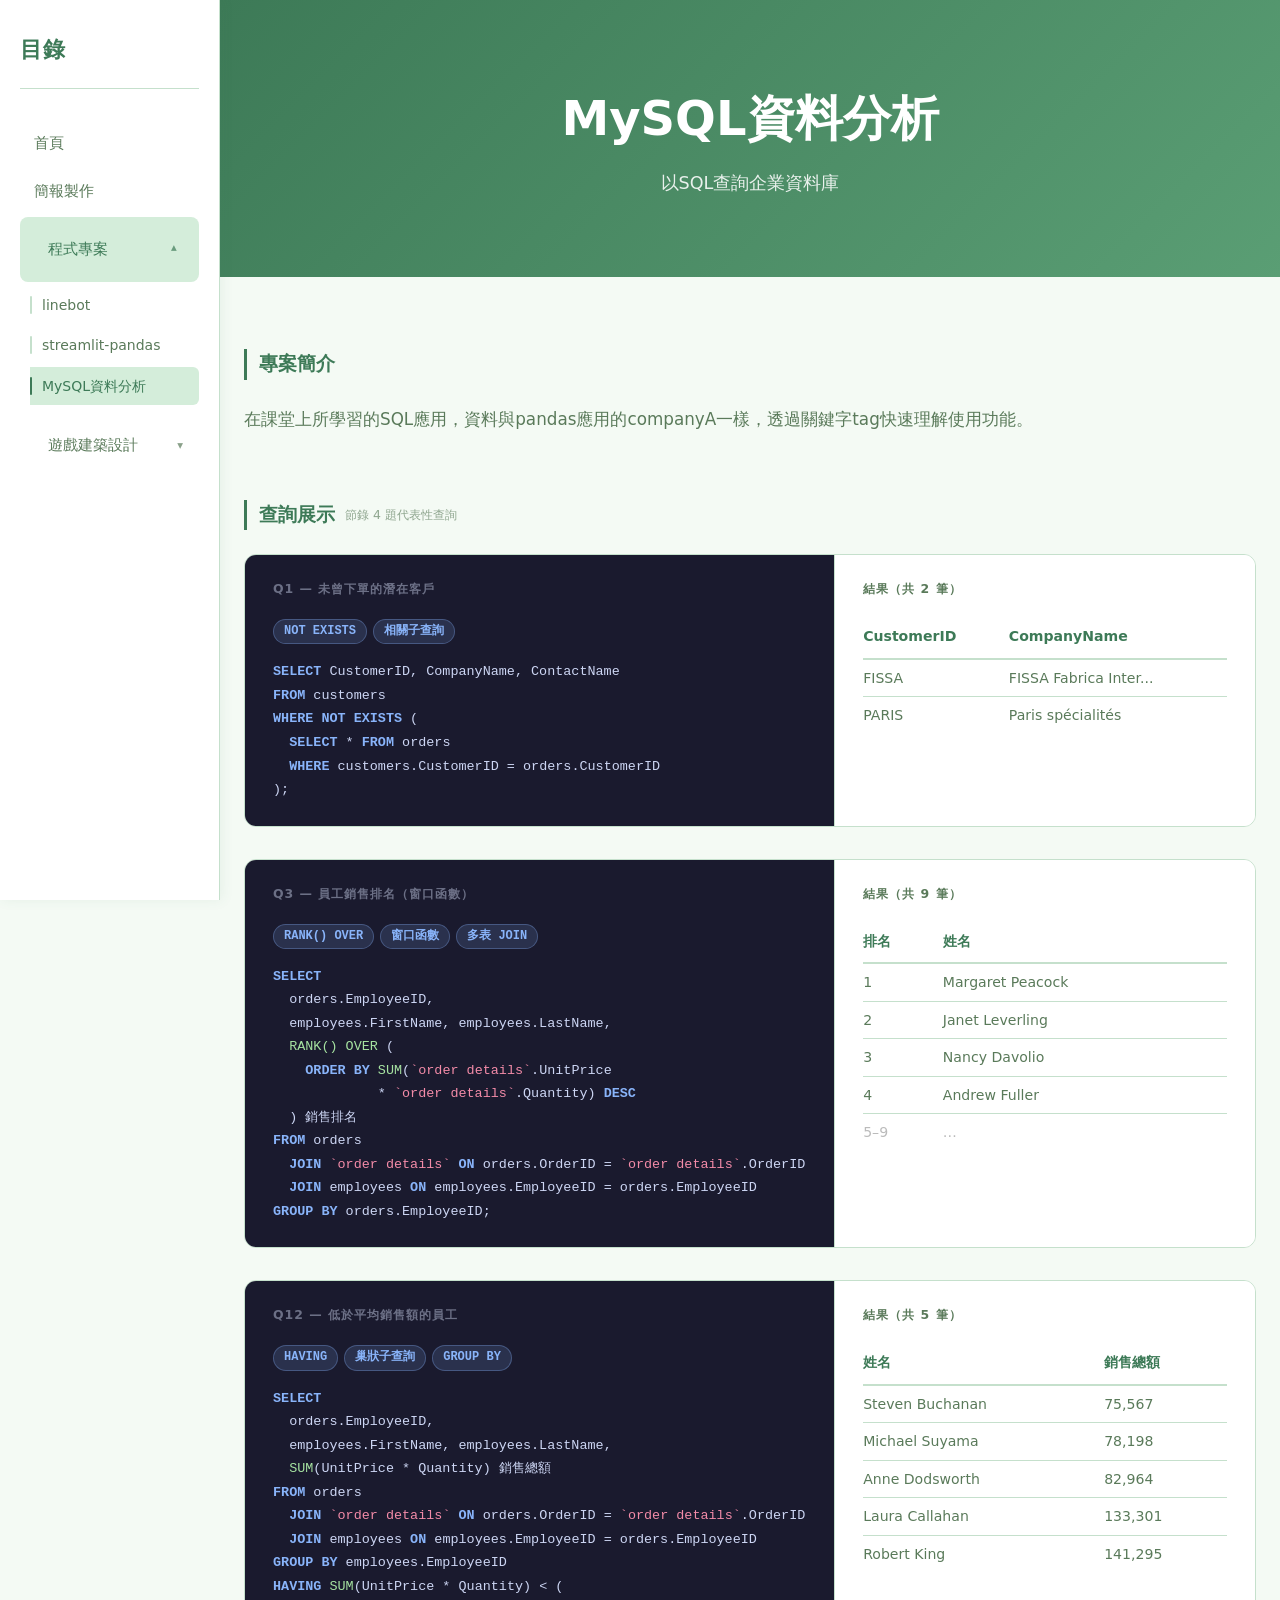
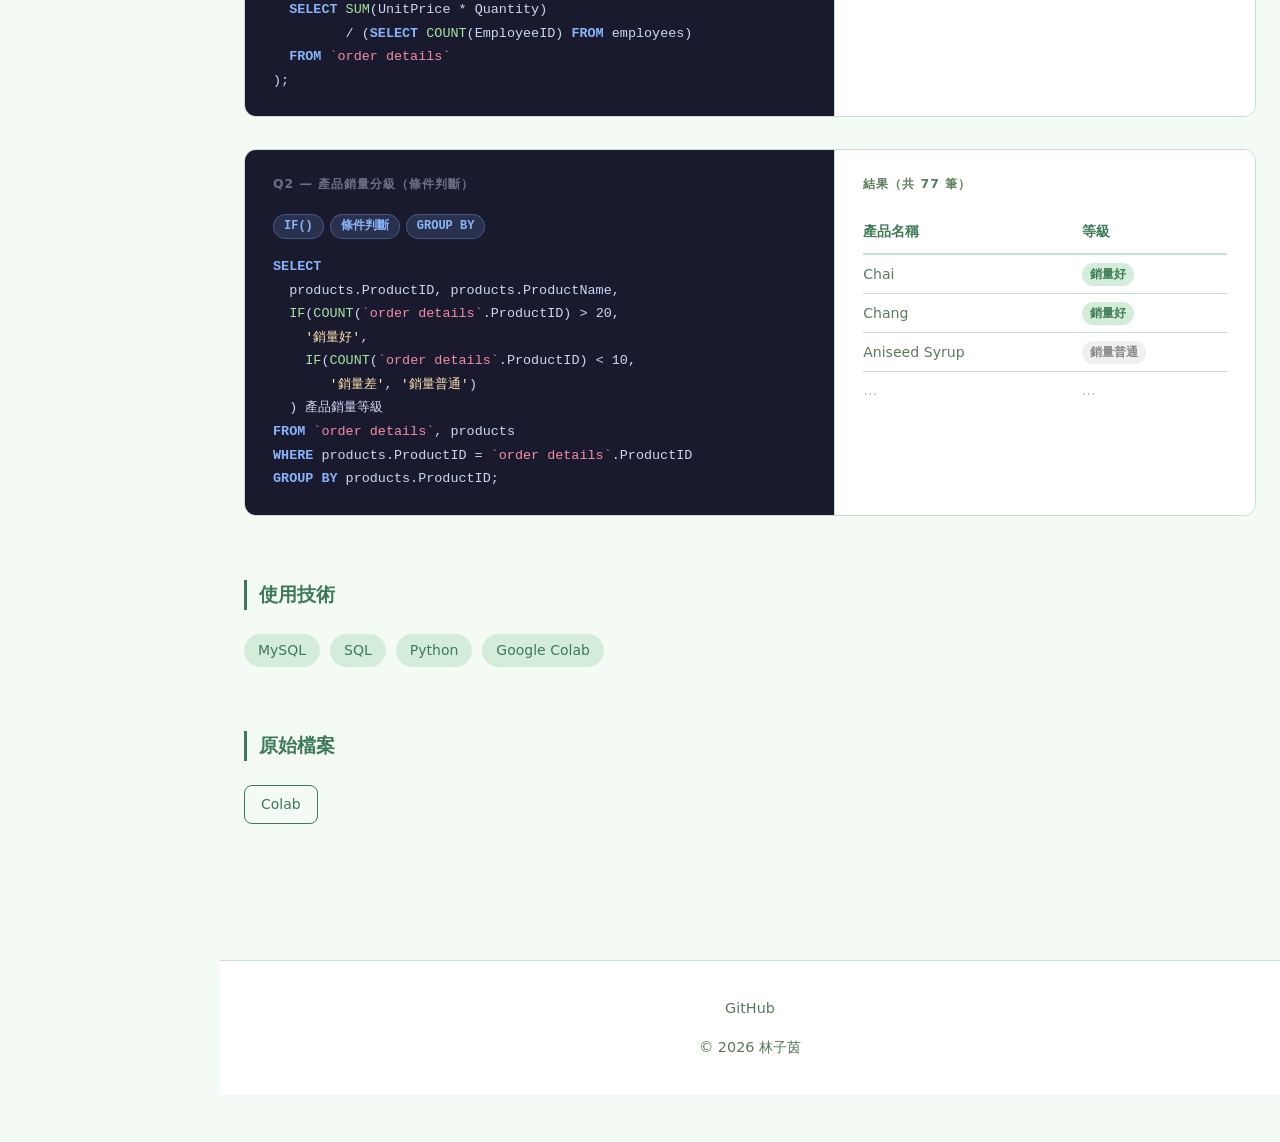
<file: streamlit-sql.html>
<!DOCTYPE html>
<html lang="zh-TW">

<head>
  <meta charset="UTF-8" />
  <meta name="viewport" content="width=device-width, initial-scale=1.0" />
  <title>MySQL 資料分析 — 林子茵 Portfolio</title>
  <link rel="stylesheet" href="css/style.css" />
  <style>
    .project-section {
      margin-bottom: 64px;
    }

    .project-section>h2 {
      font-size: 1.2rem;
      font-weight: 700;
      color: var(--primary);
      border-left: 3px solid var(--primary);
      padding-left: 12px;
      margin-bottom: 24px;
    }

    .project-section p {
      color: var(--text-muted);
      line-height: 1.9;
      font-size: 1.05rem;
    }

    /* ── Query block ── */
    .query-block {
      display: grid;
      grid-template-columns: 1.4fr 1fr;
      gap: 0;
      border: 1px solid var(--border);
      border-radius: var(--radius);
      overflow: hidden;
      margin-bottom: 32px;
    }

    .query-label {
      font-size: 0.78rem;
      font-weight: 700;
      letter-spacing: 0.08em;
      text-transform: uppercase;
      margin-bottom: 20px;
    }

    .query-code {
      background: #1a1a2e;
      padding: 24px 28px;
      overflow-x: auto;
    }

    .query-code .query-label {
      color: #6c7086;
    }

    .query-code pre {
      margin: 0;
      font-family: 'Cascadia Code', 'Fira Code', 'Consolas', monospace;
      font-size: 0.84rem;
      line-height: 1.75;
      color: #cdd6f4;
      white-space: pre-wrap;
      word-break: break-word;
    }

    .sql-kw {
      color: #89b4fa;
      font-weight: 600;
    }

    .sql-fn {
      color: #a6e3a1;
    }

    .sql-bt {
      color: #f38ba8;
    }

    .sql-str {
      color: #f9e2af;
    }

    .sql-cm {
      color: #585b70;
      font-style: italic;
    }

    /* ── Query tags ── */
    .query-tags {
      display: flex;
      flex-wrap: wrap;
      gap: 6px;
      margin-bottom: 16px;
    }

    .qtag {
      font-size: 0.75rem;
      font-weight: 600;
      font-family: 'Cascadia Code', 'Fira Code', 'Consolas', monospace;
      padding: 2px 10px;
      border-radius: 20px;
      background: rgba(137, 180, 250, 0.15);
      color: #89b4fa;
      border: 1px solid rgba(137, 180, 250, 0.3);
    }

    .query-result {
      background: var(--surface);
      padding: 24px 28px;
      border-left: 1px solid var(--border);
      overflow-x: auto;
    }

    .query-result .query-label {
      color: var(--text-muted);
    }

    .query-result table {
      width: 100%;
      border-collapse: collapse;
      font-size: 0.88rem;
    }

    .query-result th {
      text-align: left;
      color: var(--primary);
      font-weight: 700;
      padding: 6px 10px 10px 0;
      border-bottom: 2px solid var(--border);
    }

    .query-result td {
      padding: 7px 10px 7px 0;
      color: var(--text-muted);
      border-bottom: 1px solid var(--border);
    }

    .query-result tr:last-child td {
      border-bottom: none;
    }

    .badge {
      display: inline-block;
      font-size: 0.75rem;
      font-weight: 600;
      padding: 2px 8px;
      border-radius: 20px;
      background: var(--primary-dim);
      color: var(--primary);
    }

    .badge-muted {
      background: #f0f0f0;
      color: #888;
    }

    /* ── Section hint ── */
    .section-hint {
      font-size: 0.78rem;
      font-weight: 400;
      color: var(--text-muted);
      opacity: 0.65;
      margin-left: 10px;
      vertical-align: middle;
    }

    /* ── Tech chips ── */
    .tech-list {
      display: flex;
      flex-wrap: wrap;
      gap: 10px;
    }

    .tooltip-chip {
      position: relative;
      cursor: default;
    }

    .tooltip-chip::after {
      content: attr(data-tip);
      position: absolute;
      top: calc(100% + 10px);
      left: 50%;
      transform: translateX(-50%);
      background: var(--surface);
      color: var(--text-muted);
      font-size: 0.82rem;
      padding: 5px 14px;
      border-radius: 100px;
      border: 1px solid var(--border);
      box-shadow: 0 2px 8px rgba(0, 0, 0, 0.08);
      white-space: nowrap;
      opacity: 0;
      pointer-events: none;
      transition: opacity 0.2s;
    }

    .tooltip-chip::before {
      content: '';
      position: absolute;
      top: calc(100% + 3px);
      left: 50%;
      transform: translateX(-50%);
      border: 6px solid transparent;
      border-bottom-color: var(--border);
      opacity: 0;
      pointer-events: none;
      transition: opacity 0.2s;
    }

    .tooltip-chip:hover::after,
    .tooltip-chip:hover::before {
      opacity: 1;
    }

    .btn-row {
      display: flex;
      gap: 12px;
      margin-top: 1.5rem;
    }

    @media (max-width: 860px) {
      .query-block {
        grid-template-columns: 1fr;
      }

      .query-result {
        border-left: none;
        border-top: 1px solid var(--border);
      }
    }
  </style>
</head>

<body>

  <!-- Nav -->
  <nav>
    <div class="nav-inner">
      <a href="index.html" class="nav-logo">目錄</a>
      <ul class="nav-links">
        <li><a href="index.html">首頁</a></li>
        <li><a href="presentation.html">簡報製作</a></li>
        <li class="nav-dropdown">
          <div class="nav-dropdown-toggle">
            <a href="bots.html">程式專案</a>
            <span class="dropdown-arrow">▾</span>
          </div>
          <ul class="nav-sub">
            <li><a href="linebot.html">linebot</a></li>
            <li><a href="streamlit-pandas.html">streamlit-pandas</a></li>
            <li><a href="streamlit-sql.html">MySQL資料分析</a></li>
          </ul>
        </li>
        <li class="nav-dropdown">
          <div class="nav-dropdown-toggle">
            <a href="design.html">遊戲建築設計</a>
            <span class="dropdown-arrow">▾</span>
          </div>
          <ul class="nav-sub">
            <li><a href="design-early.html">早期作品</a></li>
            <li><a href="design-maple.html">楓葉主題</a></li>
            <li><a href="design-large.html">大型建築</a></li>
          </ul>
        </li>
      </ul>
      <div class="nav-toggle" aria-label="選單">
        <span></span><span></span><span></span>
      </div>
    </div>
  </nav>

  <!-- Hero -->
  <div class="page-hero">
    <h1>MySQL資料分析</h1>
    <p>以SQL查詢企業資料庫</p>
  </div>

  <section class="section">
    <div class="container">

      <!-- 簡介 -->
      <div class="project-section">
        <h2>專案簡介</h2>
        <p>在課堂上所學習的SQL應用，資料與pandas應用的companyA一樣，透過關鍵字tag快速理解使用功能。</p>
      </div>

      <!-- 查詢展示 -->
      <div class="project-section">
        <h2>查詢展示<span class="section-hint">節錄 4 題代表性查詢</span></h2>

        <!-- Q1 NOT EXISTS -->
        <div class="query-block">
          <div class="query-code">
            <div class="query-label">Q1 — 未曾下單的潛在客戶</div>
            <div class="query-tags">
              <span class="qtag">NOT EXISTS</span>
              <span class="qtag">相關子查詢</span>
            </div>
            <pre><span class="sql-kw">SELECT</span> CustomerID, CompanyName, ContactName
<span class="sql-kw">FROM</span> customers
<span class="sql-kw">WHERE NOT EXISTS</span> (
  <span class="sql-kw">SELECT</span> * <span class="sql-kw">FROM</span> orders
  <span class="sql-kw">WHERE</span> customers.CustomerID = orders.CustomerID
);</pre>
          </div>
          <div class="query-result">
            <div class="query-label">結果（共 2 筆）</div>
            <table>
              <tr>
                <th>CustomerID</th>
                <th>CompanyName</th>
              </tr>
              <tr>
                <td>FISSA</td>
                <td>FISSA Fabrica Inter...</td>
              </tr>
              <tr>
                <td>PARIS</td>
                <td>Paris spécialités</td>
              </tr>
            </table>
          </div>
        </div>

        <!-- Q3 RANK() OVER -->
        <div class="query-block">
          <div class="query-code">
            <div class="query-label">Q3 — 員工銷售排名（窗口函數）</div>
            <div class="query-tags">
              <span class="qtag">RANK() OVER</span>
              <span class="qtag">窗口函數</span>
              <span class="qtag">多表 JOIN</span>
            </div>
            <pre><span class="sql-kw">SELECT</span>
  orders.EmployeeID,
  employees.FirstName, employees.LastName,
  <span class="sql-fn">RANK() OVER</span> (
    <span class="sql-kw">ORDER BY</span> <span class="sql-fn">SUM</span>(<span class="sql-bt">`order details`</span>.UnitPrice
             * <span class="sql-bt">`order details`</span>.Quantity) <span class="sql-kw">DESC</span>
  ) 銷售排名
<span class="sql-kw">FROM</span> orders
  <span class="sql-kw">JOIN</span> <span class="sql-bt">`order details`</span> <span class="sql-kw">ON</span> orders.OrderID = <span class="sql-bt">`order details`</span>.OrderID
  <span class="sql-kw">JOIN</span> employees <span class="sql-kw">ON</span> employees.EmployeeID = orders.EmployeeID
<span class="sql-kw">GROUP BY</span> orders.EmployeeID;</pre>
          </div>
          <div class="query-result">
            <div class="query-label">結果（共 9 筆）</div>
            <table>
              <tr>
                <th>排名</th>
                <th>姓名</th>
              </tr>
              <tr>
                <td>1</td>
                <td>Margaret Peacock</td>
              </tr>
              <tr>
                <td>2</td>
                <td>Janet Leverling</td>
              </tr>
              <tr>
                <td>3</td>
                <td>Nancy Davolio</td>
              </tr>
              <tr>
                <td>4</td>
                <td>Andrew Fuller</td>
              </tr>
              <tr>
                <td style="color:#bbb">5–9</td>
                <td style="color:#bbb">…</td>
              </tr>
            </table>
          </div>
        </div>

        <!-- Q12 HAVING + 子查詢 -->
        <div class="query-block">
          <div class="query-code">
            <div class="query-label">Q12 — 低於平均銷售額的員工</div>
            <div class="query-tags">
              <span class="qtag">HAVING</span>
              <span class="qtag">巢狀子查詢</span>
              <span class="qtag">GROUP BY</span>
            </div>
            <pre><span class="sql-kw">SELECT</span>
  orders.EmployeeID,
  employees.FirstName, employees.LastName,
  <span class="sql-fn">SUM</span>(UnitPrice * Quantity) 銷售總額
<span class="sql-kw">FROM</span> orders
  <span class="sql-kw">JOIN</span> <span class="sql-bt">`order details`</span> <span class="sql-kw">ON</span> orders.OrderID = <span class="sql-bt">`order details`</span>.OrderID
  <span class="sql-kw">JOIN</span> employees <span class="sql-kw">ON</span> employees.EmployeeID = orders.EmployeeID
<span class="sql-kw">GROUP BY</span> employees.EmployeeID
<span class="sql-kw">HAVING</span> <span class="sql-fn">SUM</span>(UnitPrice * Quantity) &lt; (
  <span class="sql-kw">SELECT</span> <span class="sql-fn">SUM</span>(UnitPrice * Quantity)
         / (<span class="sql-kw">SELECT</span> <span class="sql-fn">COUNT</span>(EmployeeID) <span class="sql-kw">FROM</span> employees)
  <span class="sql-kw">FROM</span> <span class="sql-bt">`order details`</span>
);</pre>
          </div>
          <div class="query-result">
            <div class="query-label">結果（共 5 筆）</div>
            <table>
              <tr>
                <th>姓名</th>
                <th>銷售總額</th>
              </tr>
              <tr>
                <td>Steven Buchanan</td>
                <td>75,567</td>
              </tr>
              <tr>
                <td>Michael Suyama</td>
                <td>78,198</td>
              </tr>
              <tr>
                <td>Anne Dodsworth</td>
                <td>82,964</td>
              </tr>
              <tr>
                <td>Laura Callahan</td>
                <td>133,301</td>
              </tr>
              <tr>
                <td>Robert King</td>
                <td>141,295</td>
              </tr>
            </table>
          </div>
        </div>

        <!-- Q2 IF 條件分級 -->
        <div class="query-block">
          <div class="query-code">
            <div class="query-label">Q2 — 產品銷量分級（條件判斷）</div>
            <div class="query-tags">
              <span class="qtag">IF()</span>
              <span class="qtag">條件判斷</span>
              <span class="qtag">GROUP BY</span>
            </div>
            <pre><span class="sql-kw">SELECT</span>
  products.ProductID, products.ProductName,
  <span class="sql-fn">IF</span>(<span class="sql-fn">COUNT</span>(<span class="sql-bt">`order details`</span>.ProductID) &gt; 20,
    <span class="sql-str">'銷量好'</span>,
    <span class="sql-fn">IF</span>(<span class="sql-fn">COUNT</span>(<span class="sql-bt">`order details`</span>.ProductID) &lt; 10,
       <span class="sql-str">'銷量差'</span>, <span class="sql-str">'銷量普通'</span>)
  ) 產品銷量等級
<span class="sql-kw">FROM</span> <span class="sql-bt">`order details`</span>, products
<span class="sql-kw">WHERE</span> products.ProductID = <span class="sql-bt">`order details`</span>.ProductID
<span class="sql-kw">GROUP BY</span> products.ProductID;</pre>
          </div>
          <div class="query-result">
            <div class="query-label">結果（共 77 筆）</div>
            <table>
              <tr>
                <th>產品名稱</th>
                <th>等級</th>
              </tr>
              <tr>
                <td>Chai</td>
                <td><span class="badge">銷量好</span></td>
              </tr>
              <tr>
                <td>Chang</td>
                <td><span class="badge">銷量好</span></td>
              </tr>
              <tr>
                <td>Aniseed Syrup</td>
                <td><span class="badge badge-muted">銷量普通</span></td>
              </tr>
              <tr>
                <td style="color:#bbb">…</td>
                <td style="color:#bbb">…</td>
              </tr>
            </table>
          </div>
        </div>

      </div>

      <!-- 使用技術 -->
      <div class="project-section">
        <h2>使用技術</h2>
        <div class="tech-list">
          <span class="skill-chip">MySQL</span>
          <span class="skill-chip">SQL</span>
          <span class="skill-chip">Python</span>
          <span class="skill-chip">Google Colab</span>
        </div>
      </div>

      <div class="project-section">
        <h2>原始檔案</h2>
        <div class="btn-row">
          <a href="https://colab.research.google.com/drive/1ELYkf4GwCYveMYNSoBEKY7rKSNrS6TRf?usp=sharing"
            target="_blank" class="btn btn-outline">Colab</a>
        </div>
      </div>

    </div>
  </section>

  <!-- Footer -->
  <footer>
    <ul class="footer-links">
      <li><a href="https://github.com/OliveLin" target="_blank">GitHub</a></li>
    </ul>
    <p>© 2026 林子茵</p>
  </footer>

  <script src="js/main.js"></script>
</body>

</html>
</file>
<file: css/style.css>
/* ===== Variables ===== */
:root {
  --bg: #f4faf4;
  --surface: #ffffff;
  --primary: #3d7a57;
  --primary-light: #5a9e74;
  --primary-dim: #d4edda;
  --accent: #a8d5b5;
  --text: #1e2d1e;
  --text-muted: #5a7a5a;
  --border: #c5e0cc;
  --shadow: 0 2px 12px rgba(61, 122, 87, 0.1);
  --radius: 12px;
  --nav-height: 64px;
  --sidebar-width: 220px;
}

/* ===== Reset ===== */
*, *::before, *::after { box-sizing: border-box; margin: 0; padding: 0; }
html { scroll-behavior: smooth; }
body {
  font-family: 'Segoe UI', system-ui, sans-serif;
  font-weight: 500;
  background: var(--bg);
  color: var(--text);
  line-height: 1.6;
  padding-left: var(--sidebar-width);
}
a { color: inherit; text-decoration: none; }
img { max-width: 100%; display: block; }

/* ===== Sidebar Nav ===== */
nav {
  position: fixed;
  top: 0;
  left: 0;
  width: var(--sidebar-width);
  height: 100vh;
  background: var(--surface);
  border-right: 1px solid var(--border);
  box-shadow: 2px 0 12px rgba(61, 122, 87, 0.08);
  z-index: 100;
  display: flex;
  flex-direction: column;
}
.nav-inner {
  display: flex;
  flex-direction: column;
  padding: 32px 20px 24px;
  height: 100%;
}
.nav-logo {
  font-size: 1.4rem;
  font-weight: 800;
  color: var(--primary);
  letter-spacing: 0.5px;
  margin-bottom: 32px;
  padding-bottom: 20px;
  border-bottom: 1px solid var(--border);
}
.nav-links {
  display: flex;
  flex-direction: column;
  gap: 4px;
  list-style: none;
}
.nav-links a {
  display: block;
  padding: 10px 14px;
  border-radius: 8px;
  font-size: 0.95rem;
  font-weight: 500;
  color: var(--text-muted);
  transition: all 0.2s;
}
.nav-links a:hover,
.nav-links a.active {
  color: var(--primary);
  background: var(--primary-dim);
}

/* ===== Sidebar Dropdown ===== */
.nav-dropdown-toggle {
  display: flex;
  align-items: center;
  justify-content: space-between;
  padding: 10px 14px;
  border-radius: 8px;
  color: var(--text-muted);
  font-size: 0.95rem;
  font-weight: 500;
  transition: background 0.2s, color 0.2s;
  user-select: none;
}
.nav-dropdown-toggle a {
  color: inherit;
  flex: 1;
}
.nav-dropdown-toggle:hover,
.nav-dropdown.open .nav-dropdown-toggle {
  color: var(--primary);
  background: var(--primary-dim);
}
.nav-dropdown-toggle a.active { color: var(--primary); }

.dropdown-arrow {
  font-size: 0.72rem;
  opacity: 0.7;
  padding: 4px 2px 4px 8px;
  cursor: pointer;
  transition: transform 0.28s cubic-bezier(0.4, 0, 0.2, 1);
}
.nav-dropdown.open .dropdown-arrow {
  transform: rotate(180deg);
}

.nav-sub {
  display: flex;
  flex-direction: column;
  gap: 2px;
  list-style: none;
  overflow: hidden;
  max-height: 0;
  opacity: 0;
  padding: 0 0 0 10px;
  transition:
    max-height 0.32s cubic-bezier(0.4, 0, 0.2, 1),
    opacity 0.22s ease,
    padding 0.32s ease;
}
.nav-dropdown.open .nav-sub {
  max-height: 200px;
  opacity: 1;
  padding: 4px 0 4px 10px;
}
.nav-sub a {
  position: relative;
  display: block;
  padding: 8px 12px;
  border-radius: 0 6px 6px 0;
  font-size: 0.875rem;
  color: var(--text-muted);
  transition: all 0.2s;
}
.nav-sub a::before {
  content: '';
  position: absolute;
  left: 0;
  top: 50%;
  transform: translateY(-50%);
  width: 2px;
  height: 18px;
  background: var(--border);
  border-radius: 1px;
  transition: background 0.2s;
}
.nav-sub a:hover,
.nav-sub a.active {
  color: var(--primary);
  background: var(--primary-dim);
}
.nav-sub a:hover::before,
.nav-sub a.active::before {
  background: var(--primary);
}

/* Hamburger (hidden on desktop) */
.nav-toggle {
  display: none;
  flex-direction: column;
  gap: 5px;
  cursor: pointer;
  padding: 4px;
}
.nav-toggle span {
  width: 24px;
  height: 2px;
  background: var(--primary);
  border-radius: 2px;
  transition: all 0.3s;
}

/* ===== Page Header ===== */
.page-hero {
  background: linear-gradient(135deg, var(--primary) 0%, var(--primary-light) 100%);
  color: #fff;
  padding: 80px 24px;
  text-align: center;
}
.page-hero h1 {
  font-size: clamp(2rem, 5vw, 3rem);
  font-weight: 700;
  margin-bottom: 12px;
}
.page-hero p {
  font-size: 1.1rem;
  opacity: 0.88;
  max-width: 480px;
  margin: 0 auto;
}

/* ===== Container ===== */
.container {
  max-width: 1100px;
  margin: 0 auto;
  padding: 0 24px;
}

/* ===== Section ===== */
.section { padding: 72px 0; }
.section-title {
  font-size: 1.6rem;
  font-weight: 700;
  color: var(--primary);
  margin-bottom: 8px;
}
.section-sub {
  color: var(--text-muted);
  margin-bottom: 40px;
  font-size: 0.97rem;
}

/* ===== Cards Grid ===== */
.cards-grid {
  display: grid;
  grid-template-columns: repeat(auto-fill, minmax(220px, 1fr));
  gap: 24px;
}
.card {
  background: var(--surface);
  border: 1px solid var(--border);
  border-radius: var(--radius);
  overflow: hidden;
  box-shadow: var(--shadow);
  transition: transform 0.2s, box-shadow 0.2s;
}
.card:hover {
  transform: translateY(-4px);
  box-shadow: 0 8px 24px rgba(61, 122, 87, 0.15);
}
.card-img {
  width: 100%;
  height: 200px;
  object-fit: cover;
  background: var(--primary-dim);
  display: flex;
  align-items: center;
  justify-content: center;
  color: var(--primary);
  font-size: 2.5rem;
}
.card-body { padding: 14px 16px; }
.card-tag {
  display: inline-block;
  font-size: 0.75rem;
  font-weight: 600;
  color: var(--primary);
  background: var(--primary-dim);
  border-radius: 20px;
  padding: 2px 10px;
  margin-bottom: 10px;
  text-transform: uppercase;
  letter-spacing: 0.5px;
}
.card-title {
  font-size: 1.15rem;
  font-weight: 700;
  margin-bottom: 8px;
}
.card-desc {
  font-size: 0.9rem;
  color: var(--text-muted);
  line-height: 1.6;
}
.card-links {
  margin-top: 16px;
  display: flex;
  gap: 10px;
}
.btn {
  display: inline-flex;
  align-items: center;
  gap: 6px;
  padding: 7px 16px;
  border-radius: 8px;
  font-size: 0.875rem;
  font-weight: 500;
  transition: all 0.2s;
  cursor: pointer;
  border: none;
}
.btn-primary {
  background: var(--primary);
  color: #fff;
}
.btn-primary:hover { background: var(--primary-light); }
.btn-outline {
  background: transparent;
  color: var(--primary);
  border: 1.5px solid var(--primary);
}
.btn-outline:hover {
  background: var(--primary-dim);
}

/* ===== Footer ===== */
footer {
  background: var(--surface);
  border-top: 1px solid var(--border);
  padding: 36px 24px;
  text-align: center;
  color: var(--text-muted);
  font-size: 0.9rem;
}
.footer-links {
  display: flex;
  justify-content: center;
  gap: 24px;
  margin-bottom: 16px;
  list-style: none;
}
.footer-links a:hover { color: var(--primary); }

/* ===== Slideshow ===== */
.slideshows-grid {
  display: flex;
  flex-direction: column;
  gap: 48px;
}
.slideshow-card {
  background: transparent;
}
.slideshow-header {
  padding: 0 0 6px;
  display: flex;
  flex-direction: column;
  align-items: center;
  gap: 6px;
  text-align: center;
}
.slideshow-header h3 { font-size: 1.6rem; font-weight: 700; }
.desc-center { display: block; text-align: center; }
.ppt-divider { border: none; border-top: 1px solid #7aab8a; margin: 0; }
.slideshow-desc {
  text-align: left;
  color: var(--text-muted);
  font-size: 0.95rem;
  margin-top: 4px;
  line-height: 1.8;
}

/* Viewer */
.slideshow-viewer {
  background: var(--bg);
  padding-bottom: 20px;
  user-select: none;
}
.slideshow-loading {
  text-align: center;
  color: var(--text-muted);
  font-size: 0.9rem;
  padding: 60px;
}

/* Track — same concept as web/private-travel.html */
.carousel-track {
  position: relative;
  overflow: hidden;
  height: 380px;
}
.pdf-slide {
  position: absolute;
  left: 50%;
  top: 50%;
  border-radius: 10px;
  overflow: hidden;
  transition: transform 0.55s cubic-bezier(0.4, 0, 0.2, 1),
              opacity   0.55s cubic-bezier(0.4, 0, 0.2, 1),
              box-shadow 0.55s ease;
  cursor: pointer;
}
.pdf-slide canvas { display: block; }

/* Controls row */
.carousel-controls {
  display: flex;
  align-items: center;
  justify-content: center;
  gap: 16px;
  margin-top: 16px;
}
.slide-btn {
  background: var(--primary-dim);
  border: 1px solid var(--border);
  border-radius: 50%;
  width: 36px;
  height: 36px;
  font-size: 1rem;
  color: var(--text-muted);
  cursor: pointer;
  display: flex;
  align-items: center;
  justify-content: center;
  transition: background 0.2s, color 0.2s;
}
.slide-btn:hover { background: var(--accent); color: var(--primary); }

/* Dots */
.carousel-dots {
  display: flex;
  gap: 8px;
}
.slide-page-num {
  text-align: center;
  font-size: 0.82rem;
  color: var(--text-muted);
  margin-top: 8px;
}
.dot {
  width: 6px;
  height: 6px;
  border-radius: 50%;
  background: var(--border);
  cursor: pointer;
  transition: background 0.3s, transform 0.3s;
}
.dot.active {
  background: var(--primary);
  transform: scale(1.3);
}

/* Pause indicator */
.slideshow-pause-icon {
  position: absolute;
  top: 12px;
  right: 14px;
  font-size: 1.3rem;
  opacity: 0;
  pointer-events: none;
  transition: opacity 0.2s;
  z-index: 20;
}
.slideshow-pause-icon.visible { opacity: 0.55; }

/* ===== Bots overview ===== */
.bots-tech { display: flex; flex-wrap: wrap; gap: 10px; margin-bottom: 8px; }
.bots-card { text-decoration: none; display: block; }
.bots-card-img { font-size: 2.8rem; }

/* ===== Index Hero ===== */
.hero {
  position: relative;
  min-height: 100vh;
  display: flex;
  align-items: center;
  justify-content: center;
  text-align: center;
  padding: 60px 24px;
  background: linear-gradient(160deg, #edf7ee 0%, #f4faf4 60%, #d4edda 100%);
}
.hero-inner { max-width: 640px; }
.hero-badge {
  display: inline-block;
  background: var(--primary-dim);
  color: var(--primary);
  border-radius: 20px;
  padding: 4px 16px;
  font-size: 0.85rem;
  font-weight: 600;
  margin-bottom: 20px;
  letter-spacing: 0.5px;
}
.hero h1 {
  font-size: clamp(2.4rem, 6vw, 3.8rem);
  font-weight: 800;
  line-height: 1.15;
  margin-bottom: 20px;
  color: var(--text);
}
.hero h1 span { color: var(--primary); }
.hero p {
  font-size: 1.1rem;
  color: var(--text-muted);
  margin-bottom: 36px;
  line-height: 1.7;
}
.hero-btns { display: flex; gap: 14px; justify-content: center; flex-wrap: wrap; }
.btn-lg { padding: 12px 28px; font-size: 1rem; border-radius: 10px; }
.hero-scroll-hint {
  position: absolute;
  bottom: 28px;
  left: 0;
  right: 0;
  text-align: center;
  font-size: 0.82rem;
  color: var(--text-muted);
  animation: hint-fade 2.2s ease-in-out infinite;
}
@keyframes hint-fade {
  0%, 100% { opacity: 0.3; transform: translateY(0); }
  50%       { opacity: 0.75; transform: translateY(4px); }
}

/* ===== About strip (index) ===== */
.about-strip {
  background: var(--surface);
  border-top: 1px solid var(--border);
  border-bottom: 1px solid var(--border);
  padding: 56px 24px;
}
.about-grid {
  max-width: 700px;
  margin: 0 auto;
}
.about-text h2 { font-size: 1.8rem; font-weight: 700; margin-bottom: 14px; }
.about-text p { color: var(--text-muted); line-height: 1.8; }
.skills-list { list-style: none; display: flex; flex-wrap: wrap; gap: 10px; }
.skill-chip {
  background: var(--primary-dim);
  color: var(--primary);
  border-radius: 20px;
  padding: 5px 14px;
  font-size: 0.875rem;
  font-weight: 500;
}

/* ===== Works preview (index) ===== */
.works-preview { padding: 72px 24px; max-width: 1100px; margin: 0 auto; }
.works-preview-grid {
  display: grid;
  grid-template-columns: 1fr 1fr;
  gap: 24px;
  margin-top: 32px;
}
.works-preview-grid--3 {
  grid-template-columns: repeat(3, 1fr);
}
.preview-card {
  background: var(--surface);
  border: 1px solid var(--border);
  border-radius: var(--radius);
  padding: 32px;
  display: flex;
  flex-direction: column;
  gap: 14px;
  box-shadow: var(--shadow);
  transition: transform 0.2s, box-shadow 0.2s;
}
.preview-card:hover { transform: translateY(-4px); box-shadow: 0 8px 24px rgba(61,122,87,0.15); }
.preview-icon { font-size: 2.4rem; }
.preview-card h3 { font-size: 1.55rem; font-weight: 800; color: #2a5e3f; }
.preview-card p { color: var(--text-muted); font-size: 0.95rem; flex: 1; }

/* ===== Responsive ===== */
@media (max-width: 768px) {
  body { padding-left: 0; padding-top: var(--nav-height); }

  nav {
    width: 100%;
    height: var(--nav-height);
    flex-direction: row;
    border-right: none;
    border-bottom: 1px solid var(--border);
    box-shadow: var(--shadow);
  }
  .nav-inner {
    flex-direction: row;
    align-items: center;
    justify-content: space-between;
    padding: 0 24px;
    height: var(--nav-height);
  }
  .nav-logo {
    margin-bottom: 0;
    padding-bottom: 0;
    border-bottom: none;
  }
  .nav-links {
    display: none;
    position: absolute;
    top: var(--nav-height);
    left: 0;
    right: 0;
    background: var(--surface);
    flex-direction: column;
    gap: 0;
    padding: 8px 16px 16px;
    border-bottom: 1px solid var(--border);
    box-shadow: var(--shadow);
  }
  .nav-links.open { display: flex; }
  .nav-links li { border-bottom: 1px solid var(--border); }
  .nav-links a { padding: 12px 4px; border-radius: 0; background: none !important; }
  .nav-toggle { display: flex; }

  .hero { min-height: calc(100vh - var(--nav-height)); }
  .about-grid { grid-template-columns: 1fr; gap: 28px; }
  .works-preview-grid,
  .works-preview-grid--3 { grid-template-columns: 1fr; }
}
</file>
